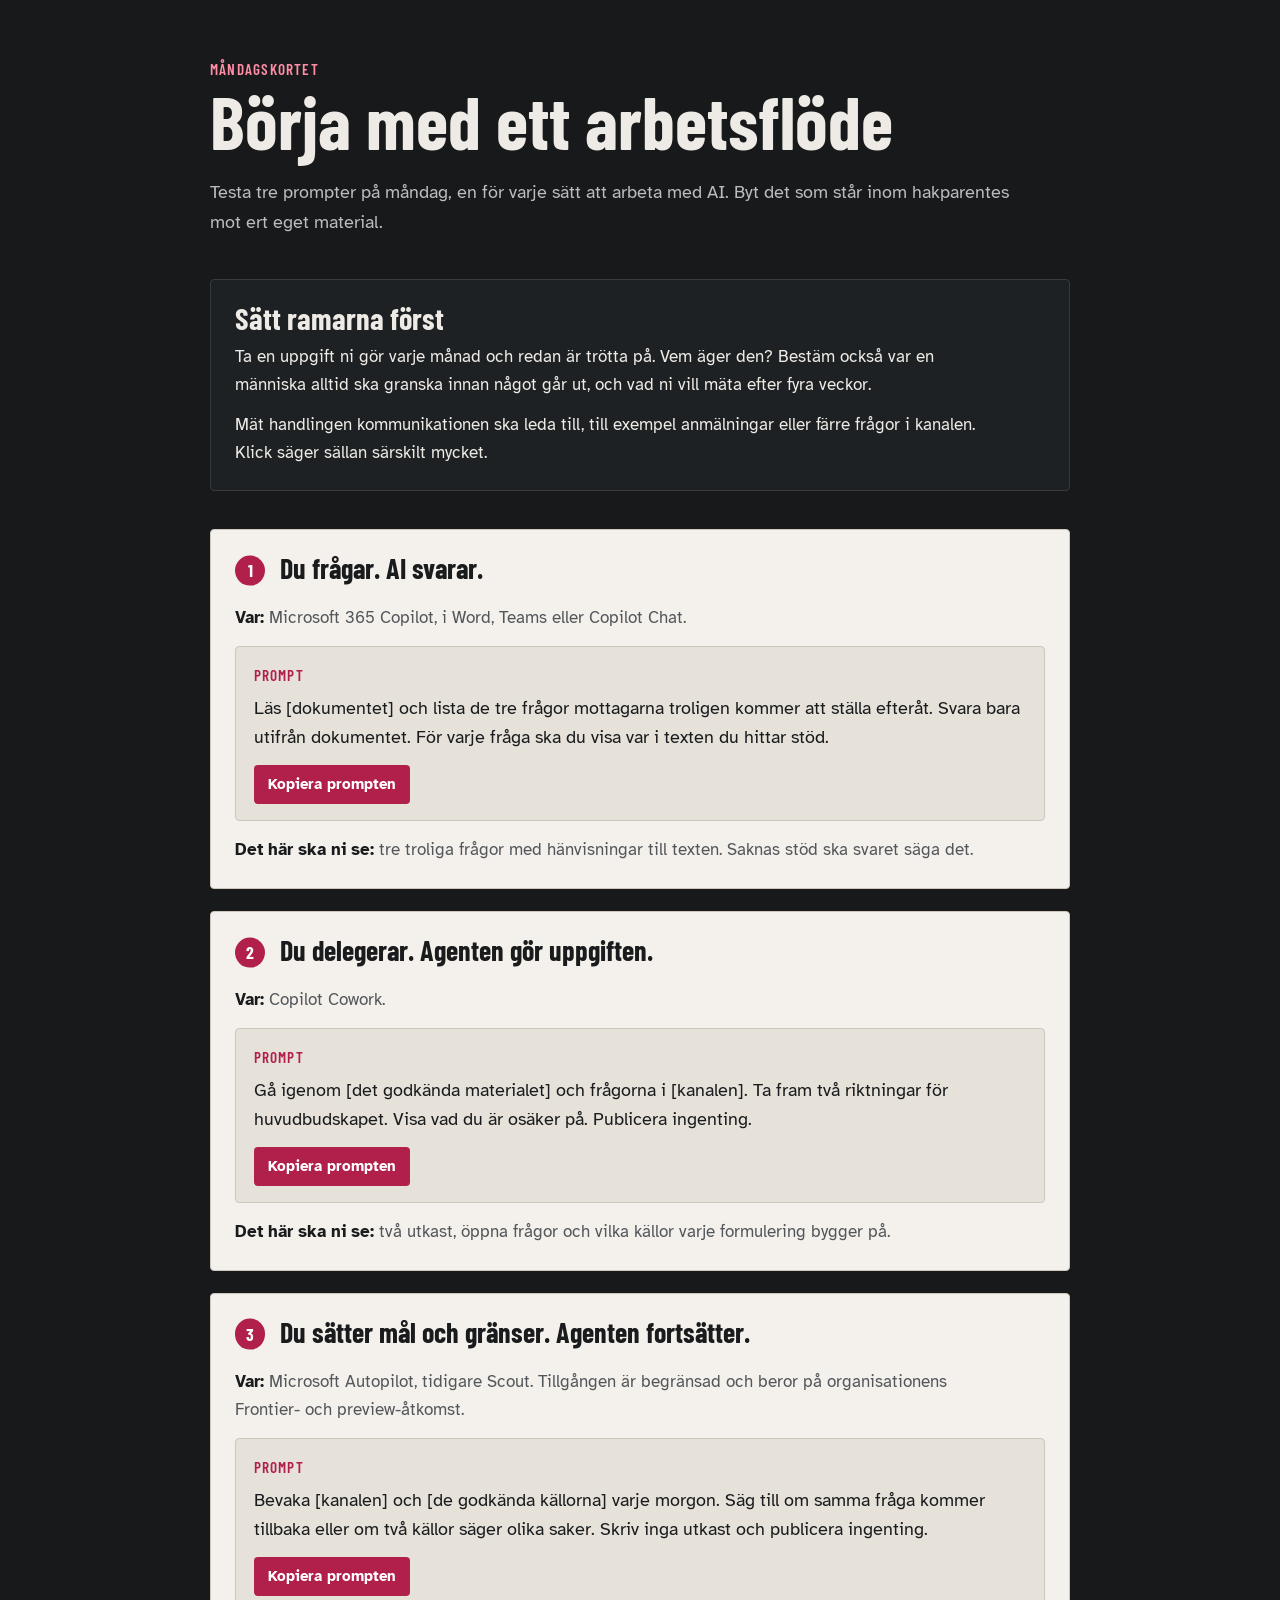
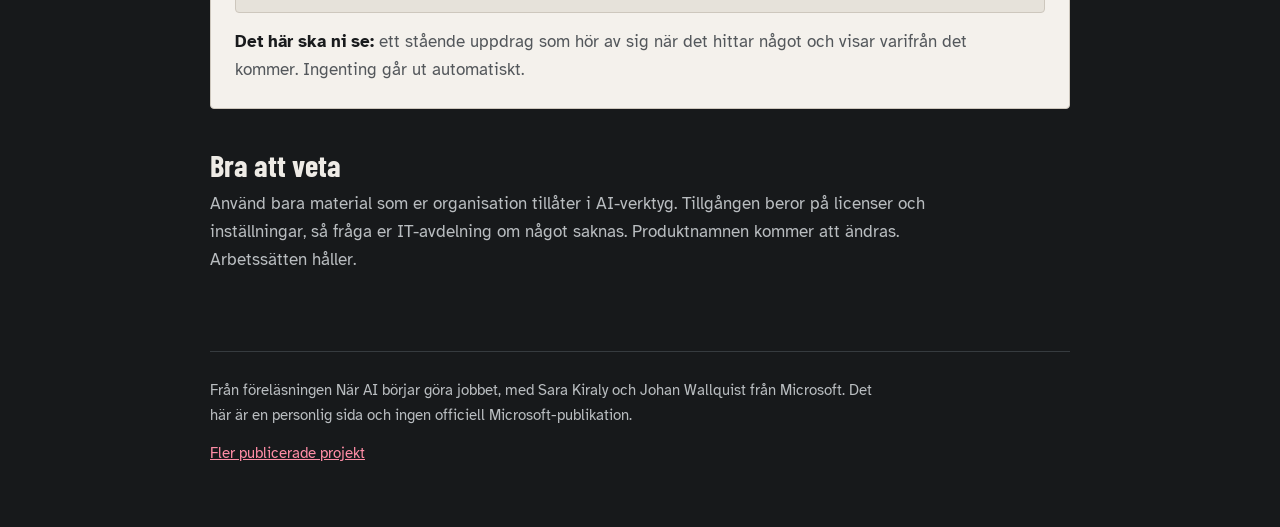
<file: arbetsflode/index.html>
<!doctype html>
<html lang="sv">
<head>
  <meta charset="utf-8">
  <meta name="viewport" content="width=device-width, initial-scale=1">
  <meta name="description" content="Tre prompter att testa på måndag, en för varje sätt att arbeta med AI. Skrivna för kommunikatörer.">
  <meta property="og:title" content="Börja med ett arbetsflöde">
  <meta property="og:description" content="Tre prompter att testa på måndag, en för varje sätt att arbeta med AI.">
  <meta property="og:type" content="website">
  <meta property="og:url" content="https://jw-sthlm.github.io/arbetsflode/">
  <title>Börja med ett arbetsflöde | Johan Wallquist</title>
  <link rel="icon" href="../assets/johan.png">
  <link rel="preconnect" href="https://fonts.googleapis.com">
  <link rel="preconnect" href="https://fonts.gstatic.com" crossorigin>
  <link rel="stylesheet" href="https://fonts.googleapis.com/css2?family=Atkinson+Hyperlegible:wght@400;700&family=Barlow+Condensed:wght@500;600;700&display=swap">
  <style>
    :root {
      color-scheme: dark;
      --case: #17191b;
      --case-panel: #1e2123;
      --edge: #363b3f;
      --tray: #f4f1ec;
      --tray-sunk: #e6e2da;
      --tray-edge: #cdc7bd;
      --on-case: #eeebe6;
      --on-case-muted: #b9bdc0;
      --on-tray: #191b1d;
      --on-tray-muted: #53575b;
      --rose: #b11f4b;
      --rose-bright: #ff8da6;
      --signal: #f2c230;
      --font-display: "Barlow Condensed", "Arial Narrow", "Segoe UI", sans-serif;
      --font-body: "Atkinson Hyperlegible", "Segoe UI", system-ui, -apple-system, Arial, sans-serif;
      --shell: min(860px, 100% - 2.5rem);
      --radius: 4px;
    }
    * { box-sizing: border-box; }
    body { margin: 0; background: var(--case); color: var(--on-case); font-family: var(--font-body); font-size: 1.0625rem; line-height: 1.65; -webkit-text-size-adjust: 100%; }
    main { width: var(--shell); margin: 0 auto; padding: 3.5rem 0 4rem; }
    h1, h2, h3 { margin: 0; font-family: var(--font-display); font-weight: 700; line-height: 1; letter-spacing: 0; }
    h1 { font-size: clamp(2.8rem, 9vw, 4.6rem); }
    h2 { font-size: 1.9rem; margin-bottom: .6rem; }
    h3 { font-size: 1.75rem; }
    p { margin: 0 0 .8rem; max-width: 68ch; }
    .label { font-family: var(--font-display); font-weight: 600; font-size: .95rem; letter-spacing: .08em; text-transform: uppercase; color: var(--rose-bright); }
    .intro { margin: 1.2rem 0 2.6rem; color: var(--on-case-muted); font-size: 1.15rem; }
    .frame { border: 1px solid var(--edge); border-radius: var(--radius); background: var(--case-panel); padding: 1.4rem 1.5rem; margin-bottom: 2.4rem; }
    .frame p:last-child { margin-bottom: 0; }
    .modes { display: grid; gap: 1.4rem; }
    .mode { background: var(--tray); color: var(--on-tray); border: 1px solid var(--tray-edge); border-radius: var(--radius); padding: 1.5rem; }
    .mode header { display: flex; align-items: baseline; gap: .9rem; margin-bottom: 1rem; }
    .mode .n { font-family: var(--font-display); font-weight: 700; font-size: 1.1rem; color: #fff; background: var(--rose); border-radius: 999px; width: 1.9rem; height: 1.9rem; display: inline-grid; place-items: center; flex: none; transform: translateY(-.15rem); }
    .where { color: var(--on-tray-muted); }
    .where b { color: var(--on-tray); }
    .prompt { background: var(--tray-sunk); border: 1px solid var(--tray-edge); border-radius: var(--radius); padding: 1rem 1.1rem; margin: .9rem 0; }
    .prompt .label { color: var(--rose); display: block; margin-bottom: .35rem; }
    .prompt p { margin: 0; font-size: 1.1rem; }
    .copy { margin-top: .8rem; font: inherit; font-size: .95rem; font-weight: 700; color: #fff; background: var(--rose); border: 0; border-radius: var(--radius); padding: .45rem .9rem; cursor: pointer; }
    .copy:hover { background: #8d1a3c; }
    .copy:focus-visible { outline: 3px solid var(--signal); outline-offset: 2px; }
    .see { margin: 0; color: var(--on-tray-muted); }
    .see b { color: var(--on-tray); }
    .note { margin-top: 2.6rem; }
    .note p { color: var(--on-case-muted); }
    footer { width: var(--shell); margin: 0 auto; padding: 1.6rem 0 3rem; border-top: 1px solid var(--edge); color: var(--on-case-muted); font-size: .95rem; }
    footer a { color: var(--rose-bright); }
    @media (max-width: 560px) { main { padding-top: 2.4rem; } .mode, .frame { padding: 1.15rem; } }
  </style>
</head>
<body>
  <main>
    <span class="label">Måndagskortet</span>
    <h1>Börja med ett arbetsflöde</h1>
    <p class="intro">Testa tre prompter på måndag, en för varje sätt att arbeta med AI. Byt det som står inom hakparentes mot ert eget material.</p>

    <section class="frame" aria-labelledby="ramar">
      <h2 id="ramar">Sätt ramarna först</h2>
      <p>Ta en uppgift ni gör varje månad och redan är trötta på. Vem äger den? Bestäm också var en människa alltid ska granska innan något går ut, och vad ni vill mäta efter fyra veckor.</p>
      <p>Mät handlingen kommunikationen ska leda till, till exempel anmälningar eller färre frågor i kanalen. Klick säger sällan särskilt mycket.</p>
    </section>

    <div class="modes">
      <article class="mode">
        <header><span class="n">1</span><h3>Du frågar. AI svarar.</h3></header>
        <p class="where"><b>Var:</b> Microsoft 365 Copilot, i Word, Teams eller Copilot Chat.</p>
        <div class="prompt">
          <span class="label">Prompt</span>
          <p>Läs [dokumentet] och lista de tre frågor mottagarna troligen kommer att ställa efteråt. Svara bara utifrån dokumentet. För varje fråga ska du visa var i texten du hittar stöd.</p>
          <button class="copy" type="button">Kopiera prompten</button>
        </div>
        <p class="see"><b>Det här ska ni se:</b> tre troliga frågor med hänvisningar till texten. Saknas stöd ska svaret säga det.</p>
      </article>

      <article class="mode">
        <header><span class="n">2</span><h3>Du delegerar. Agenten gör uppgiften.</h3></header>
        <p class="where"><b>Var:</b> Copilot Cowork.</p>
        <div class="prompt">
          <span class="label">Prompt</span>
          <p>Gå igenom [det godkända materialet] och frågorna i [kanalen]. Ta fram två riktningar för huvudbudskapet. Visa vad du är osäker på. Publicera ingenting.</p>
          <button class="copy" type="button">Kopiera prompten</button>
        </div>
        <p class="see"><b>Det här ska ni se:</b> två utkast, öppna frågor och vilka källor varje formulering bygger på.</p>
      </article>

      <article class="mode">
        <header><span class="n">3</span><h3>Du sätter mål och gränser. Agenten fortsätter.</h3></header>
        <p class="where"><b>Var:</b> Microsoft Autopilot, tidigare Scout. Tillgången är begränsad och beror på organisationens Frontier- och preview-åtkomst.</p>
        <div class="prompt">
          <span class="label">Prompt</span>
          <p>Bevaka [kanalen] och [de godkända källorna] varje morgon. Säg till om samma fråga kommer tillbaka eller om två källor säger olika saker. Skriv inga utkast och publicera ingenting.</p>
          <button class="copy" type="button">Kopiera prompten</button>
        </div>
        <p class="see"><b>Det här ska ni se:</b> ett stående uppdrag som hör av sig när det hittar något och visar varifrån det kommer. Ingenting går ut automatiskt.</p>
      </article>
    </div>

    <section class="note" aria-labelledby="bra">
      <h2 id="bra">Bra att veta</h2>
      <p>Använd bara material som er organisation tillåter i AI-verktyg. Tillgången beror på licenser och inställningar, så fråga er IT-avdelning om något saknas. Produktnamnen kommer att ändras. Arbetssätten håller.</p>
    </section>
  </main>
  <footer>
    <p>Från föreläsningen När AI börjar göra jobbet, med Sara Kiraly och Johan Wallquist från Microsoft. Det här är en personlig sida och ingen officiell Microsoft-publikation.</p>
    <p><a href="../">Fler publicerade projekt</a></p>
  </footer>
  <script>
    document.querySelectorAll('.copy').forEach(function (btn) {
      btn.addEventListener('click', function () {
        var p = btn.parentElement.querySelector('p');
        var done = function () { btn.textContent = 'Kopierad'; setTimeout(function () { btn.textContent = 'Kopiera prompten'; }, 1800); };
        if (navigator.clipboard && window.isSecureContext) {
          navigator.clipboard.writeText(p.textContent.trim()).then(done, function () { btn.textContent = 'Markera och kopiera'; });
        } else {
          var r = document.createRange(); r.selectNodeContents(p);
          var s = window.getSelection(); s.removeAllRanges(); s.addRange(r); btn.textContent = 'Markerad, kopiera nu';
        }
      });
    });
  </script>
</body>
</html>
</file>
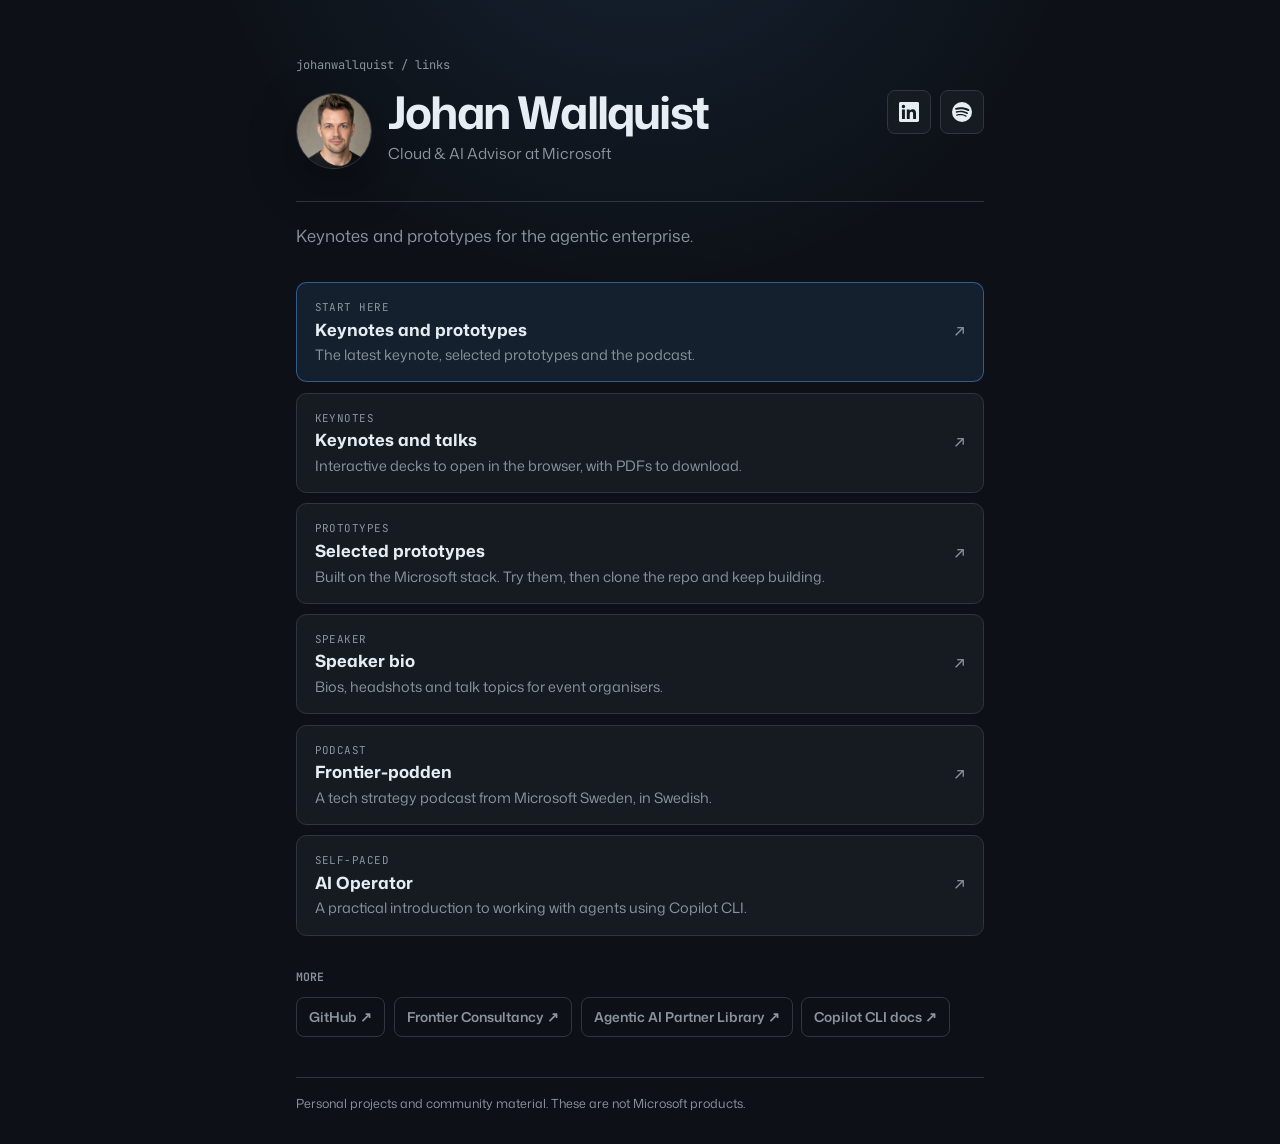
<file: links/index.html>
<!doctype html>
<html lang="en">
<head>
  <meta charset="utf-8">
  <meta name="viewport" content="width=device-width, initial-scale=1">
  <meta name="description" content="Johan Wallquist's keynotes, prototypes, podcast and public profiles.">
  <meta property="og:title" content="Johan Wallquist | Links">
  <meta property="og:description" content="Keynotes, prototypes, podcast and public profiles.">
  <meta property="og:type" content="website">
  <meta property="og:url" content="https://jw-sthlm.github.io/links/">
  <meta property="og:image" content="https://jw-sthlm.github.io/assets/johan.png">
  <title>Johan Wallquist | Links</title>
  <link rel="canonical" href="https://jw-sthlm.github.io/links/">
  <link rel="icon" href="../assets/johan.png">
  <link rel="preconnect" href="https://fonts.googleapis.com">
  <link rel="preconnect" href="https://fonts.gstatic.com" crossorigin>
  <link href="https://fonts.googleapis.com/css2?family=JetBrains+Mono:wght@500;600&amp;family=Mona+Sans:wght@400;600;700;800&amp;display=swap" rel="stylesheet">
  <style>
    :root {
      color-scheme: dark;
      --bg: #0d1117;
      --panel: #161b22;
      --panel-hover: #1c2128;
      --border: #30363d;
      --border-strong: #484f58;
      --text: #e6edf3;
      --muted: #8b949e;
      --accent: #58a6ff;
      --accent-soft: rgba(88, 166, 255, 0.1);
      --spotify: #1ed760;
      --shadow: 0 16px 48px rgba(1, 4, 9, 0.38);
    }

    * {
      box-sizing: border-box;
      min-width: 0;
    }

    html {
      min-width: 20rem;
      background: var(--bg);
    }

    body {
      min-height: 100vh;
      margin: 0;
      background:
        radial-gradient(circle at 50% -10rem, rgba(88, 166, 255, 0.12), transparent 28rem),
        var(--bg);
      color: var(--text);
      font-family: "Mona Sans", "Segoe UI", sans-serif;
      line-height: 1.5;
      -webkit-font-smoothing: antialiased;
    }

    a {
      color: inherit;
    }

    a:focus-visible {
      outline: 2px solid var(--accent);
      outline-offset: 3px;
    }

    .page {
      width: min(calc(100% - 2rem), 43rem);
      margin-inline: auto;
      padding: 3.5rem 0 2rem;
    }

    .repo-label {
      margin: 0 0 1rem;
      color: var(--muted);
      font-family: "JetBrains Mono", monospace;
      font-size: 0.75rem;
    }

    .profile {
      display: grid;
      grid-template-columns: 4.75rem 1fr auto;
      gap: 0.5rem 1rem;
      align-items: center;
      padding-bottom: 1.75rem;
      border-bottom: 1px solid var(--border);
    }

    .portrait {
      grid-row: 1 / span 2;
      width: 4.75rem;
      aspect-ratio: 1;
      object-fit: cover;
      object-position: center 18%;
      border: 1px solid var(--border);
      border-radius: 50%;
      background: var(--panel);
      box-shadow: var(--shadow);
    }

    h1 {
      margin: 0;
      font-size: clamp(2rem, 7vw, 2.8rem);
      line-height: 1;
      letter-spacing: -0.04em;
      text-wrap: balance;
    }

    .role {
      margin: 0.45rem 0 0;
      color: var(--muted);
      font-size: 0.95rem;
    }

    .socials {
      display: flex;
      gap: 0.55rem;
      align-self: start;
    }

    .social {
      display: grid;
      width: 2.75rem;
      height: 2.75rem;
      place-items: center;
      border: 1px solid var(--border);
      border-radius: 0.5rem;
      background: var(--panel);
      color: var(--text);
      text-decoration: none;
      transition: background 140ms ease, border-color 140ms ease, color 140ms ease, transform 140ms ease;
    }

    .social:hover {
      border-color: var(--border-strong);
      background: var(--panel-hover);
      color: var(--accent);
      transform: translateY(-1px);
    }

    .social.spotify:hover {
      color: var(--spotify);
    }

    .social svg {
      width: 1.25rem;
      height: 1.25rem;
      fill: currentColor;
    }

    .intro {
      margin: 1.35rem 0 0;
      color: var(--muted);
      font-size: 1.05rem;
      line-height: 1.6;
      text-wrap: pretty;
    }

    .links {
      display: grid;
      gap: 0.65rem;
      margin-top: 2rem;
    }

    .link-card {
      display: grid;
      grid-template-columns: 1fr auto;
      gap: 0.35rem 1rem;
      align-items: center;
      min-height: 4.75rem;
      padding: 1rem 1.1rem;
      border: 1px solid var(--border);
      border-radius: 0.65rem;
      background: var(--panel);
      text-decoration: none;
      transition: background 140ms ease, border-color 140ms ease, transform 140ms ease;
    }

    .link-card:hover {
      border-color: var(--border-strong);
      background: var(--panel-hover);
      transform: translateY(-1px);
    }

    .link-card.featured {
      border-color: rgba(88, 166, 255, 0.45);
      background: var(--accent-soft);
    }

    .link-kind {
      display: block;
      margin-bottom: 0.25rem;
      color: var(--muted);
      font-family: "JetBrains Mono", monospace;
      font-size: 0.68rem;
      letter-spacing: 0.04em;
    }

    .link-title {
      display: block;
      font-size: 1.05rem;
      font-weight: 700;
      line-height: 1.2;
    }

    .link-description {
      display: block;
      margin-top: 0.35rem;
      color: var(--muted);
      font-size: 0.9rem;
      line-height: 1.4;
      overflow-wrap: anywhere;
    }

    .arrow {
      grid-column: 2;
      grid-row: 1;
      color: var(--muted);
      font-family: "JetBrains Mono", monospace;
      font-size: 1rem;
      transition: color 140ms ease, transform 140ms ease;
    }

    .link-card:hover .arrow {
      color: var(--accent);
      transform: translate(2px, -2px);
    }

    .more {
      margin-top: 2rem;
    }

    h2 {
      margin: 0 0 0.75rem;
      color: var(--muted);
      font-family: "JetBrains Mono", monospace;
      font-size: 0.72rem;
      font-weight: 600;
    }

    .secondary-links {
      display: flex;
      flex-wrap: wrap;
      gap: 0.55rem;
    }

    .secondary-link {
      padding: 0.55rem 0.75rem;
      border: 1px solid var(--border);
      border-radius: 0.5rem;
      color: var(--muted);
      font-size: 0.85rem;
      font-weight: 600;
      text-decoration: none;
    }

    .secondary-link:hover {
      border-color: var(--border-strong);
      color: var(--text);
    }

    footer {
      margin-top: 2.5rem;
      padding-top: 1rem;
      border-top: 1px solid var(--border);
      color: var(--muted);
      font-size: 0.78rem;
    }

    @media (max-width: 35rem) {
      .page {
        width: min(calc(100% - 1.25rem), 43rem);
        padding-top: 1.75rem;
      }

      .profile {
        grid-template-columns: 4.25rem 1fr;
      }

      .portrait {
        width: 4.25rem;
      }

      .socials {
        grid-column: 1 / -1;
        margin-top: 0.65rem;
      }

      .intro {
        font-size: 1rem;
      }
    }

    @media (prefers-reduced-motion: reduce) {
      *,
      *::before,
      *::after {
        scroll-behavior: auto !important;
        transition-duration: 0.01ms !important;
      }
    }
  </style>
</head>
<body>
  <main class="page">
    <p class="repo-label">johanwallquist / links</p>

    <header>
      <div class="profile">
        <img class="portrait" src="../assets/people/johan-studio-web.jpg" alt="Johan Wallquist">
        <div>
          <h1>Johan Wallquist</h1>
          <p class="role">Cloud &amp; AI Advisor at Microsoft</p>
        </div>
        <nav class="socials" aria-label="Social profiles">
          <a class="social" href="https://www.linkedin.com/in/johanwallquist/" target="_blank" rel="noopener" aria-label="LinkedIn" title="LinkedIn">
            <svg viewBox="0 0 24 24" aria-hidden="true"><path d="M20.45 20.45h-3.55v-5.57c0-1.33-.03-3.04-1.86-3.04-1.86 0-2.14 1.45-2.14 2.95v5.66H9.36V9h3.4v1.56h.05c.47-.9 1.63-1.85 3.36-1.85 3.6 0 4.27 2.37 4.27 5.45v6.29zM5.34 7.43a2.06 2.06 0 11-.01-4.12 2.06 2.06 0 010 4.12zM7.12 20.45H3.56V9h3.56v11.45zM22.22 0H1.77C.79 0 0 .78 0 1.74v20.52C0 23.22.79 24 1.77 24h20.45c.98 0 1.78-.78 1.78-1.74V1.74C24 .78 23.2 0 22.22 0z"/></svg>
          </a>
          <a class="social spotify" href="https://open.spotify.com/show/0rdBC4RElD9vSww85FF25r" target="_blank" rel="noopener" aria-label="Frontier-podden on Spotify" title="Frontier-podden on Spotify">
            <svg viewBox="0 0 24 24" aria-hidden="true"><path d="M12 0a12 12 0 100 24 12 12 0 000-24zm5.5 17.32a.75.75 0 01-1.03.25c-2.82-1.72-6.37-2.11-10.55-1.16a.75.75 0 11-.33-1.46c4.57-1.04 8.5-.59 11.66 1.34.36.22.47.68.25 1.03zm1.47-3.27a.94.94 0 01-1.29.31c-3.23-1.98-8.15-2.55-11.97-1.4a.94.94 0 11-.54-1.8c4.37-1.32 9.8-.68 13.49 1.58.44.27.58.85.31 1.31zm.13-3.4C15.23 8.35 8.84 8.14 5.14 9.26a1.13 1.13 0 01-.66-2.16c4.25-1.29 11.32-1.04 15.77 1.6a1.13 1.13 0 01-1.15 1.95z"/></svg>
          </a>
        </nav>
      </div>
      <p class="intro">Keynotes and prototypes for the agentic enterprise.</p>
    </header>

    <nav class="links" aria-label="Main links">
      <a class="link-card featured" href="https://jw-sthlm.github.io/">
        <span>
          <span class="link-kind">START HERE</span>
          <span class="link-title">Keynotes and prototypes</span>
          <span class="link-description">The latest keynote, selected prototypes and the podcast.</span>
        </span>
        <span class="arrow" aria-hidden="true">&nearr;</span>
      </a>

      <a class="link-card" href="https://jw-sthlm.github.io/talks/">
        <span>
          <span class="link-kind">KEYNOTES</span>
          <span class="link-title">Keynotes and talks</span>
          <span class="link-description">Interactive decks to open in the browser, with PDFs to download.</span>
        </span>
        <span class="arrow" aria-hidden="true">&nearr;</span>
      </a>

      <a class="link-card" href="https://jw-sthlm.github.io/prototypes/">
        <span>
          <span class="link-kind">PROTOTYPES</span>
          <span class="link-title">Selected prototypes</span>
          <span class="link-description">Built on the Microsoft stack. Try them, then clone the repo and keep building.</span>
        </span>
        <span class="arrow" aria-hidden="true">&nearr;</span>
      </a>

      <a class="link-card" href="https://jw-sthlm.github.io/speaker/">
        <span>
          <span class="link-kind">SPEAKER</span>
          <span class="link-title">Speaker bio</span>
          <span class="link-description">Bios, headshots and talk topics for event organisers.</span>
        </span>
        <span class="arrow" aria-hidden="true">&nearr;</span>
      </a>

      <a class="link-card" href="https://shows.acast.com/microsoft-partner-podden">
        <span>
          <span class="link-kind">PODCAST</span>
          <span class="link-title">Frontier-podden</span>
          <span class="link-description">A tech strategy podcast from Microsoft Sweden, in Swedish.</span>
        </span>
        <span class="arrow" aria-hidden="true">&nearr;</span>
      </a>

      <a class="link-card" href="https://jw-sthlm.github.io/ai-operator-intro/">
        <span>
          <span class="link-kind">SELF-PACED</span>
          <span class="link-title">AI Operator</span>
          <span class="link-description">A practical introduction to working with agents using Copilot CLI.</span>
        </span>
        <span class="arrow" aria-hidden="true">&nearr;</span>
      </a>
    </nav>

    <section class="more" aria-labelledby="more-title">
      <h2 id="more-title">MORE</h2>
      <div class="secondary-links">
        <a class="secondary-link" href="https://github.com/JW-Sthlm" target="_blank" rel="noopener">GitHub &nearr;</a>
        <a class="secondary-link" href="https://jw-sthlm.github.io/frontier-consultancy-kit/">Frontier Consultancy &nearr;</a>
        <a class="secondary-link" href="https://happy-hill-009457603.7.azurestaticapps.net/">Agentic AI Partner Library &nearr;</a>
        <a class="secondary-link" href="https://docs.github.com/en/copilot/how-tos/copilot-cli" target="_blank" rel="noopener">Copilot CLI docs &nearr;</a>
      </div>
    </section>

    <footer>
      Personal projects and community material. These are not Microsoft products.
    </footer>
  </main>
</body>
</html>
</file>
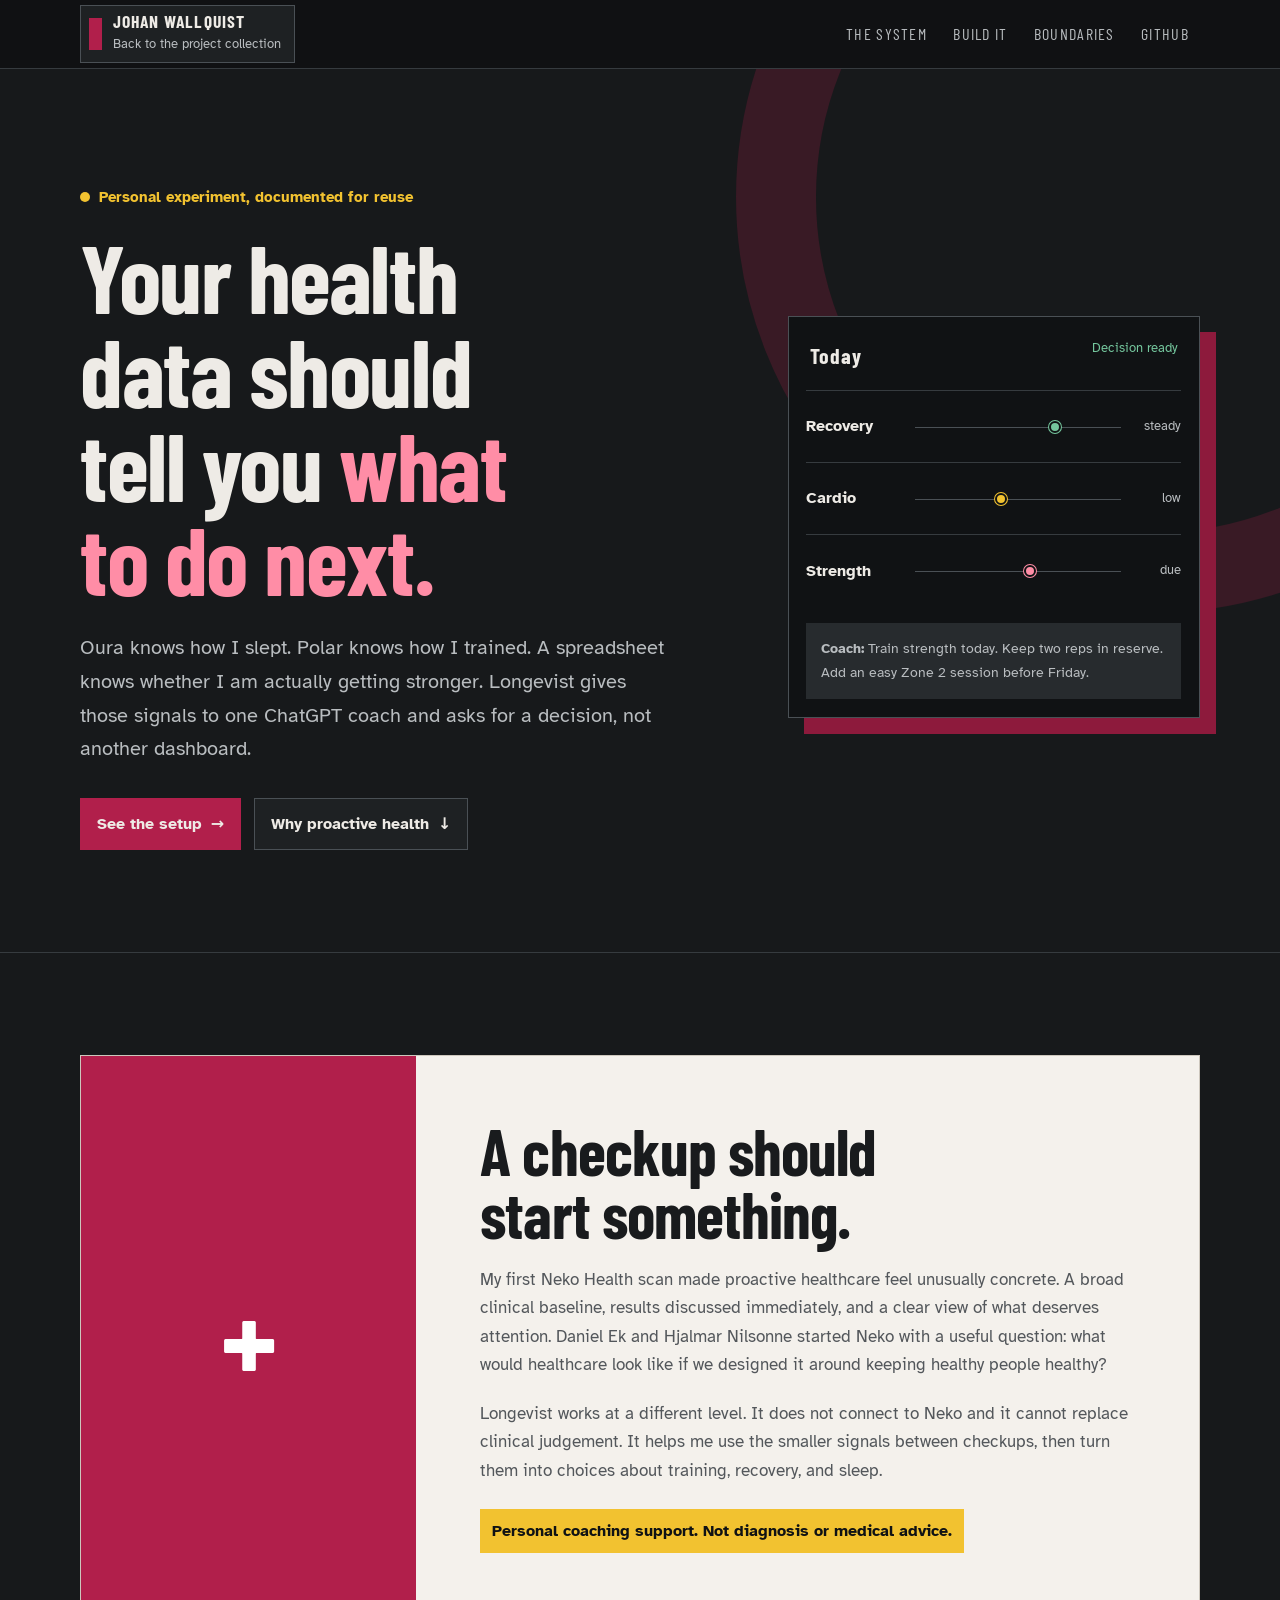
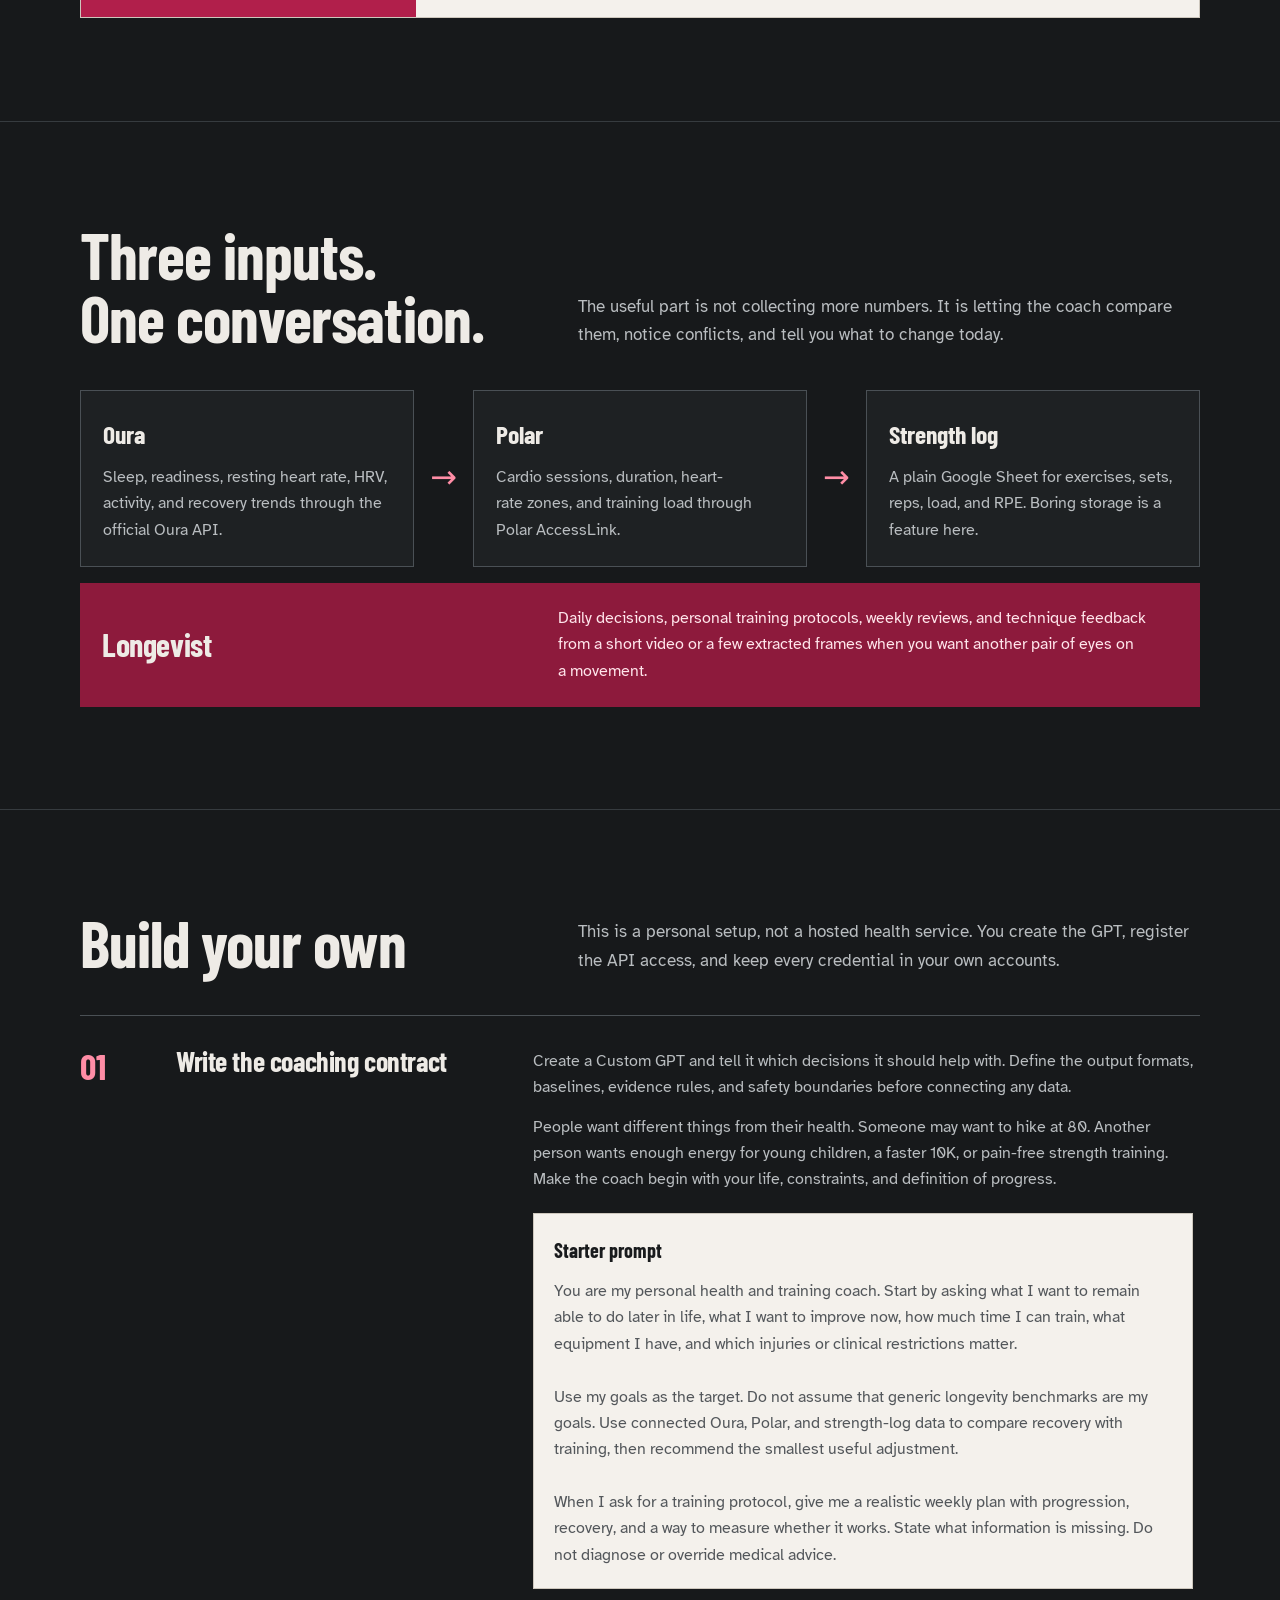
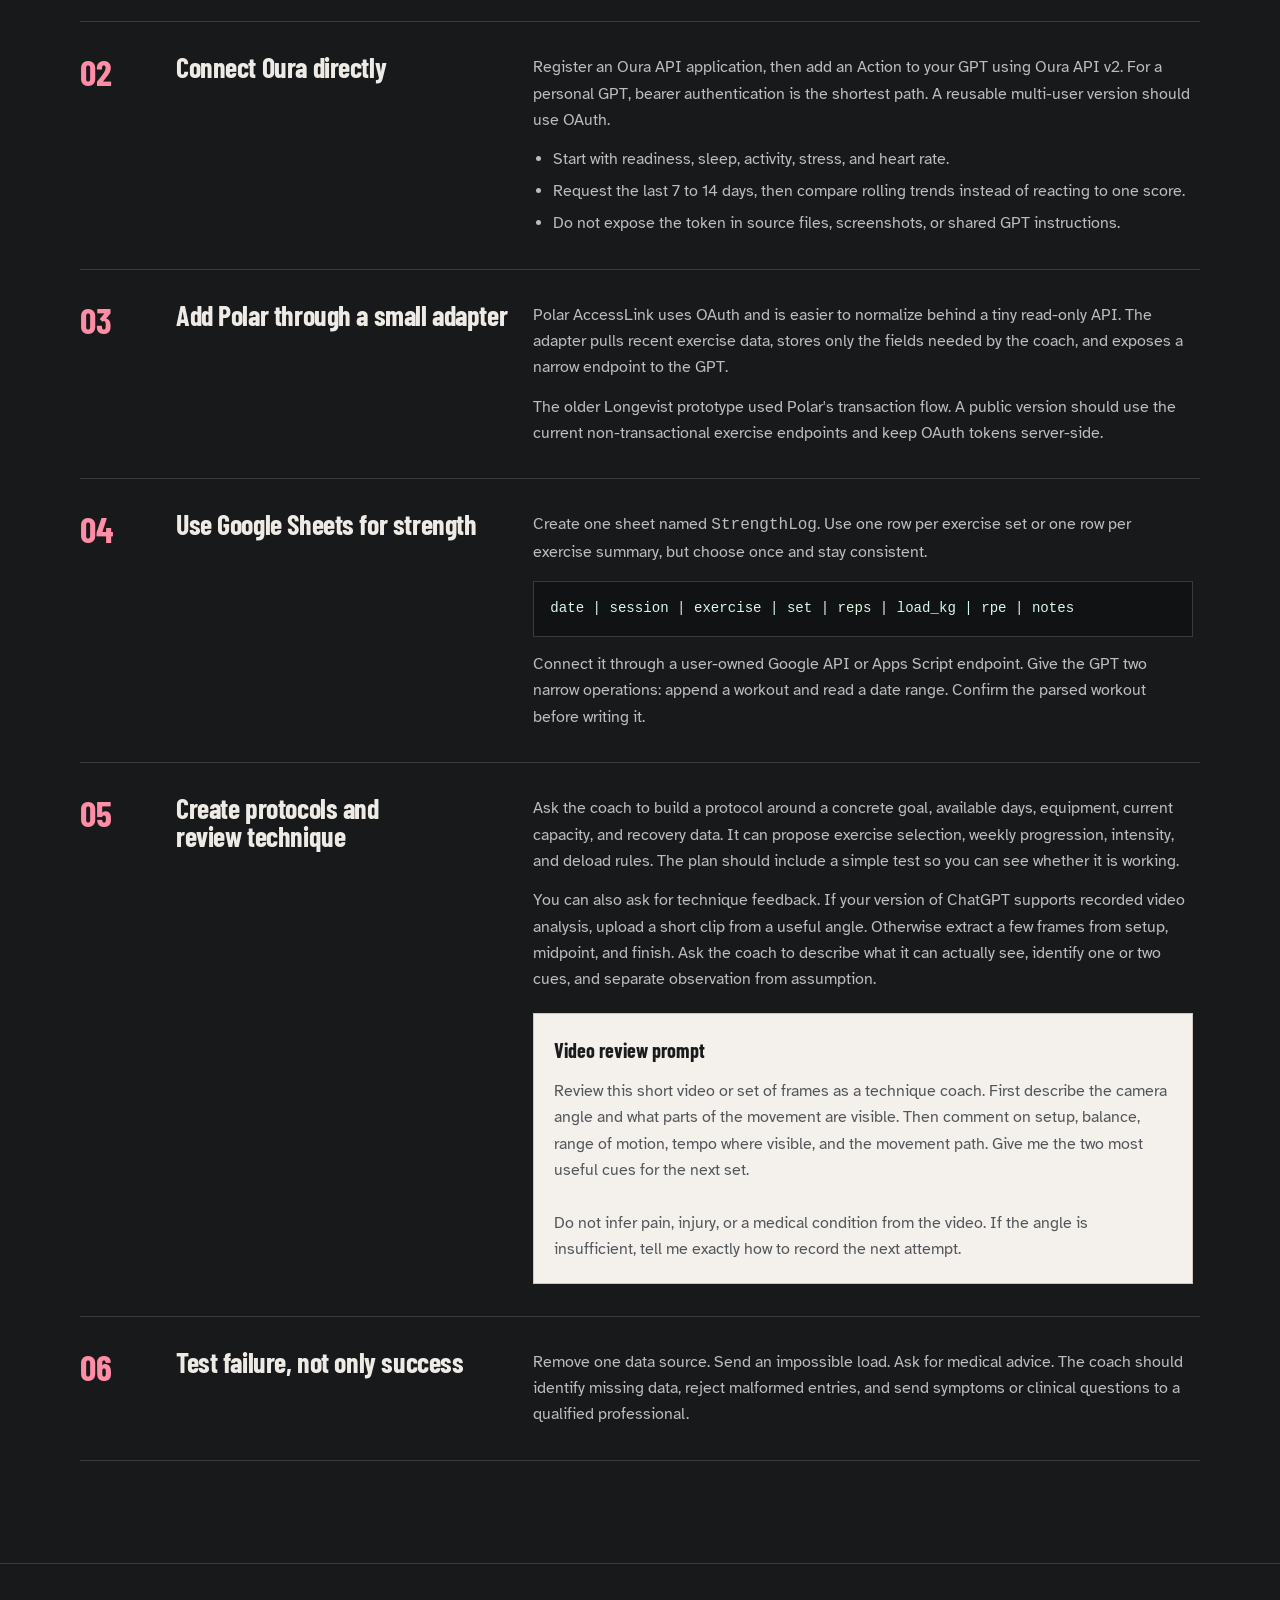
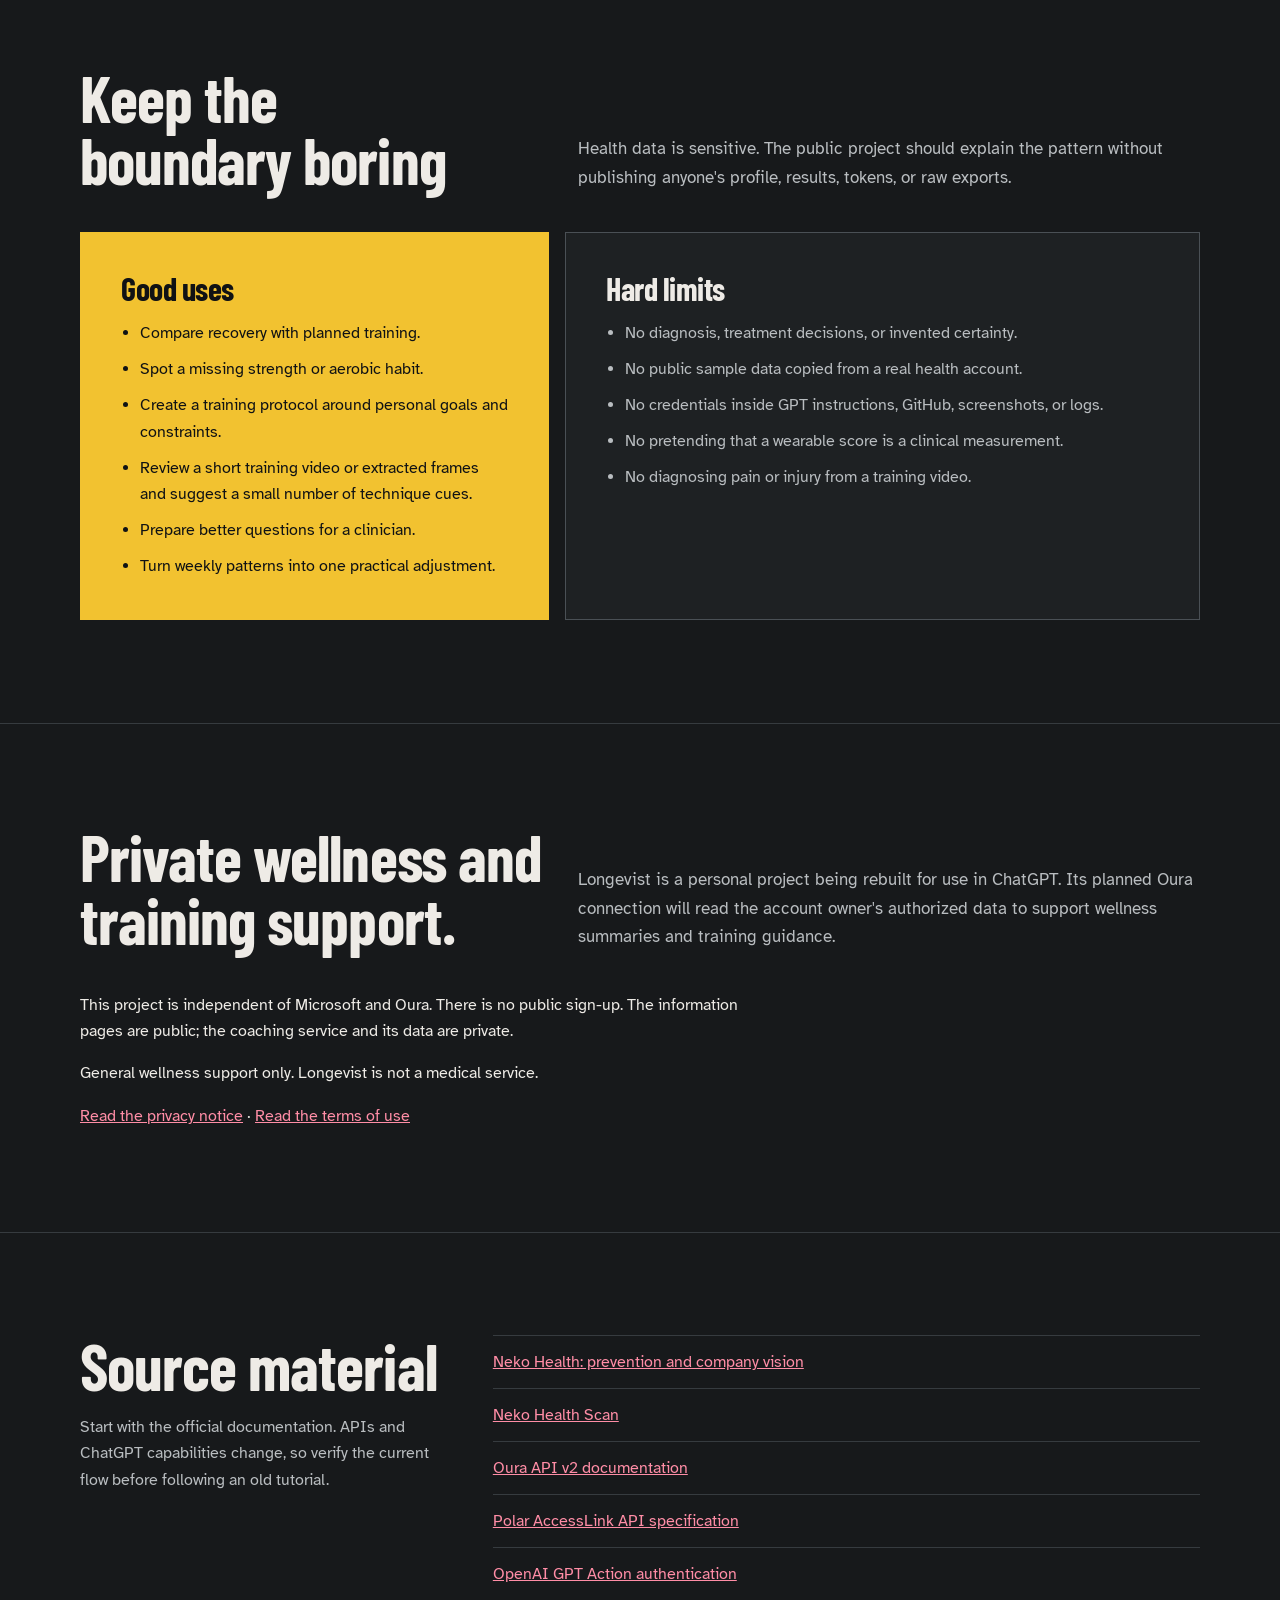
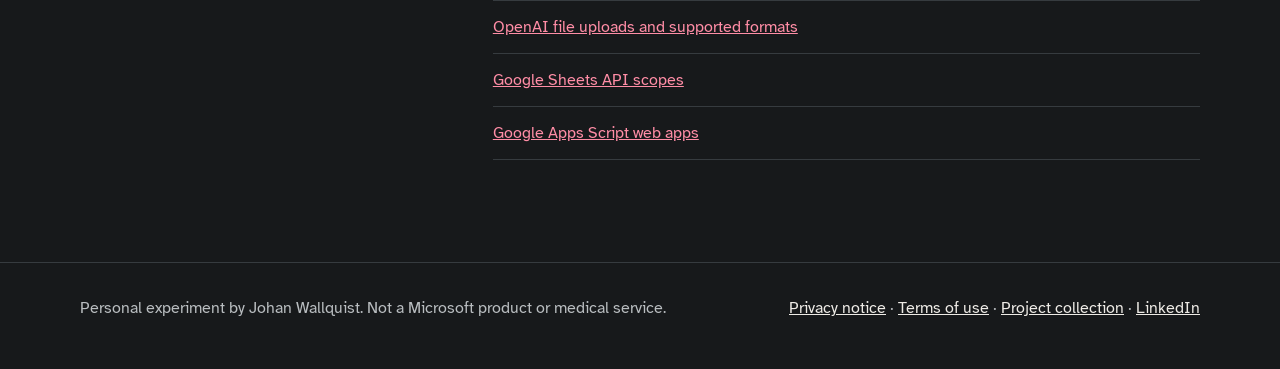
<file: longevist/index.html>
<!doctype html>
<html lang="en">
<head>
  <meta charset="utf-8">
  <meta name="viewport" content="width=device-width, initial-scale=1">
  <meta name="description" content="Longevist is a personal health coach that connects ChatGPT to Oura, Polar, and a simple strength-training log.">
  <meta property="og:title" content="Longevist | Turn health data into decisions">
  <meta property="og:description" content="A practical setup for connecting sleep, recovery, cardio, and strength data to a personal ChatGPT coach.">
  <meta property="og:type" content="website">
  <meta property="og:url" content="https://jw-sthlm.github.io/longevist/">
  <meta property="og:image" content="https://jw-sthlm.github.io/assets/johan.png">
  <title>Longevist | Johan Wallquist</title>
  <link rel="icon" href="../assets/johan.png">
  <link rel="preconnect" href="https://fonts.googleapis.com">
  <link rel="preconnect" href="https://fonts.gstatic.com" crossorigin>
  <link rel="stylesheet" href="https://fonts.googleapis.com/css2?family=Atkinson+Hyperlegible:wght@400;700&family=Barlow+Condensed:wght@500;600;700&display=swap">
  <style>
    :root {
      color-scheme: dark;
      --case-deep: #101214;
      --case: #17191b;
      --case-panel: #1e2123;
      --case-raised: #272b2e;
      --edge: #363b3f;
      --edge-bright: #4a5055;
      --tray: #f4f1ec;
      --tray-sunk: #e6e2da;
      --tray-edge: #cdc7bd;
      --on-case: #eeebe6;
      --on-case-muted: #b9bdc0;
      --on-tray: #191b1d;
      --on-tray-muted: #53575b;
      --rose: #b11f4b;
      --rose-deep: #8d1a3c;
      --rose-bright: #ff8da6;
      --signal: #f2c230;
      --green: #74c69d;
      --font-display: "Barlow Condensed", "Oswald", "Arial Narrow", "Segoe UI", sans-serif;
      --font-body: "Atkinson Hyperlegible", "Segoe UI", system-ui, -apple-system, Arial, sans-serif;
      --shell: min(1120px, 100% - 2.5rem);
      --radius: 4px;
      --ease: cubic-bezier(0.22, 1, 0.36, 1);
    }

    * { box-sizing: border-box; min-width: 0; }
    html { scroll-behavior: smooth; scroll-padding-top: 5.5rem; }
    body {
      margin: 0;
      background: var(--case);
      color: var(--on-case);
      font-family: var(--font-body);
      font-size: 1rem;
      line-height: 1.65;
      -webkit-text-size-adjust: 100%;
    }
    h1, h2, h3 {
      margin: 0;
      font-family: var(--font-display);
      font-weight: 700;
      line-height: 0.98;
      letter-spacing: -0.015em;
      text-wrap: balance;
    }
    p { margin: 0; text-wrap: pretty; }
    .private-notice { max-width: 70ch; }
    .private-notice p + p { margin-top: 1rem; }
    a { color: var(--rose-bright); }
    a:hover { color: #ffb3c3; }
    code, pre { font-family: Consolas, "SFMono-Regular", monospace; }
    :focus-visible { outline: 3px solid var(--signal); outline-offset: 3px; }
    .shell { width: var(--shell); margin-inline: auto; }
    .skip-link {
      position: fixed;
      top: .6rem;
      left: .6rem;
      z-index: 50;
      padding: .8rem 1rem;
      background: var(--signal);
      color: var(--case-deep);
      font-weight: 700;
      transform: translateY(-180%);
    }
    .skip-link:focus { transform: translateY(0); }

    .site-header {
      position: sticky;
      top: 0;
      z-index: 40;
      background: color-mix(in srgb, var(--case-deep) 94%, transparent);
      border-bottom: 1px solid var(--edge);
      backdrop-filter: blur(12px);
    }
    .nav {
      min-height: 4.25rem;
      display: flex;
      align-items: center;
      justify-content: space-between;
      gap: 1rem;
    }
    .plate {
      display: flex;
      align-items: center;
      gap: .7rem;
      padding: .45rem .8rem .45rem .5rem;
      border: 1px solid var(--edge-bright);
      background: var(--case-panel);
      color: var(--on-case);
      text-decoration: none;
    }
    .plate::before { content: ""; width: .8rem; height: 2rem; background: var(--rose); }
    .plate b {
      display: block;
      font-family: var(--font-display);
      font-size: 1.1rem;
      letter-spacing: .06em;
      text-transform: uppercase;
      line-height: 1;
    }
    .plate small { display: block; margin-top: .18rem; color: var(--on-case-muted); }
    .nav-links { display: flex; align-items: center; gap: .25rem; }
    .nav-links a {
      min-height: 44px;
      display: inline-flex;
      align-items: center;
      padding: 0 .7rem;
      color: var(--on-case-muted);
      text-decoration: none;
      font-family: var(--font-display);
      letter-spacing: .08em;
      text-transform: uppercase;
    }
    .nav-links a:hover { color: var(--on-case); }

    .hero {
      position: relative;
      overflow: hidden;
      padding: clamp(4.5rem, 9vw, 8rem) 0 clamp(4rem, 8vw, 7rem);
      border-bottom: 1px solid var(--edge);
    }
    .hero::after {
      content: "";
      position: absolute;
      width: min(42rem, 72vw);
      aspect-ratio: 1;
      right: -18rem;
      top: -18rem;
      border: 5rem solid color-mix(in srgb, var(--rose) 22%, transparent);
      border-radius: 50%;
      pointer-events: none;
    }
    .hero-grid {
      position: relative;
      z-index: 1;
      display: grid;
      grid-template-columns: minmax(0, 1.2fr) minmax(280px, .8fr);
      gap: clamp(2.5rem, 7vw, 7rem);
      align-items: center;
    }
    .status {
      display: inline-flex;
      align-items: center;
      gap: .55rem;
      margin-bottom: 1.25rem;
      color: var(--signal);
      font-size: .92rem;
      font-weight: 700;
    }
    .status::before { content: ""; width: .65rem; height: .65rem; background: currentColor; border-radius: 50%; }
    h1 { max-width: 12ch; font-size: clamp(3.7rem, 8vw, 6rem); }
    h1 em { color: var(--rose-bright); font-style: normal; }
    .hero-copy {
      max-width: 65ch;
      margin-top: 1.6rem;
      color: var(--on-case-muted);
      font-size: clamp(1.08rem, 2vw, 1.28rem);
    }
    .hero-actions { display: flex; flex-wrap: wrap; gap: .8rem; margin-top: 2rem; }
    .btn {
      min-height: 48px;
      display: inline-flex;
      align-items: center;
      justify-content: center;
      gap: .55rem;
      padding: .72rem 1rem;
      border: 1px solid var(--edge-bright);
      color: var(--on-case);
      background: var(--case-panel);
      text-decoration: none;
      font-weight: 700;
      transition: transform 180ms var(--ease), border-color 180ms var(--ease);
    }
    .btn:hover { transform: translateY(-2px); border-color: var(--rose-bright); color: var(--on-case); }
    .btn-primary { background: var(--rose); border-color: var(--rose); }

    .signal-board {
      position: relative;
      padding: 1.1rem;
      background: var(--case-deep);
      border: 1px solid var(--edge-bright);
      box-shadow: 1rem 1rem 0 var(--rose-deep);
    }
    .signal-board header {
      display: flex;
      justify-content: space-between;
      gap: 1rem;
      padding: .25rem .2rem 1rem;
      border-bottom: 1px solid var(--edge);
    }
    .signal-board header b { font-family: var(--font-display); font-size: 1.35rem; letter-spacing: .04em; }
    .signal-board header span { color: var(--green); font-size: .82rem; }
    .trace {
      display: grid;
      grid-template-columns: 6rem 1fr 3rem;
      gap: .8rem;
      align-items: center;
      min-height: 4.5rem;
      border-bottom: 1px solid var(--edge);
    }
    .trace:last-of-type { border-bottom: 0; }
    .trace-name { font-weight: 700; }
    .trace-line { position: relative; height: 1.7rem; }
    .trace-line::before {
      content: "";
      position: absolute;
      inset: 50% 0 auto;
      height: 1px;
      background: var(--edge-bright);
    }
    .trace-line i {
      position: absolute;
      top: 50%;
      left: var(--position);
      width: .75rem;
      height: .75rem;
      border: 2px solid var(--case-deep);
      border-radius: 50%;
      background: var(--color);
      transform: translate(-50%, -50%);
      box-shadow: 0 0 0 1px var(--color);
    }
    .trace-value { text-align: right; color: var(--on-case-muted); font-size: .82rem; }
    .board-note {
      margin-top: 1rem;
      padding: .9rem;
      background: var(--case-raised);
      color: var(--on-case-muted);
      font-size: .9rem;
    }

    .section { padding: clamp(4rem, 8vw, 7rem) 0; border-bottom: 1px solid var(--edge); }
    .section-head {
      display: grid;
      grid-template-columns: minmax(0, .75fr) minmax(280px, 1fr);
      gap: 2rem;
      align-items: end;
      margin-bottom: 2.5rem;
    }
    h2 { font-size: clamp(2.7rem, 5vw, 4.4rem); }
    .section-head p { max-width: 62ch; color: var(--on-case-muted); font-size: 1.08rem; }

    .principle {
      display: grid;
      grid-template-columns: minmax(220px, .6fr) minmax(0, 1.4fr);
      background: var(--tray);
      color: var(--on-tray);
      border: 1px solid var(--tray-edge);
    }
    .principle-mark {
      min-height: 18rem;
      display: grid;
      place-items: center;
      padding: 2rem;
      background: var(--rose);
      color: white;
      font-family: var(--font-display);
      font-size: clamp(4rem, 10vw, 8rem);
      font-weight: 700;
    }
    .principle-copy { padding: clamp(2rem, 5vw, 4rem); }
    .principle-copy h3 { max-width: 14ch; font-size: clamp(2.2rem, 4vw, 3.5rem); }
    .principle-copy p { max-width: 65ch; margin-top: 1.25rem; color: var(--on-tray-muted); font-size: 1.08rem; }
    .disclaimer {
      display: inline-block;
      margin-top: 1.5rem;
      padding: .55rem .75rem;
      background: var(--signal);
      color: var(--case-deep);
      font-weight: 700;
    }

    .inputs {
      display: grid;
      grid-template-columns: 1fr auto 1fr auto 1fr;
      align-items: stretch;
      gap: 1rem;
    }
    .input {
      padding: 1.4rem;
      border: 1px solid var(--edge-bright);
      background: var(--case-panel);
    }
    .input b { display: block; margin-bottom: .55rem; font-family: var(--font-display); font-size: 1.6rem; }
    .input p { color: var(--on-case-muted); }
    .connector { display: grid; place-items: center; color: var(--rose-bright); font-size: 2rem; }
    .coach-output {
      margin-top: 1rem;
      padding: 1.4rem;
      display: flex;
      align-items: center;
      justify-content: space-between;
      gap: 1.5rem;
      background: var(--rose-deep);
    }
    .coach-output h3 { font-size: 2rem; }
    .coach-output p { max-width: 62ch; color: #ffe5eb; }

    .setup {
      counter-reset: setup;
      border-top: 1px solid var(--edge-bright);
    }
    .step {
      counter-increment: setup;
      display: grid;
      grid-template-columns: 4.5rem minmax(180px, .5fr) minmax(0, 1fr);
      gap: 1.5rem;
      padding: 2rem 0;
      border-bottom: 1px solid var(--edge);
    }
    .step::before {
      content: counter(setup, decimal-leading-zero);
      color: var(--rose-bright);
      font-family: var(--font-display);
      font-size: 2.25rem;
      font-weight: 700;
      line-height: 1;
    }
    .step h3 { font-size: 1.75rem; }
    .step-copy { max-width: 66ch; color: var(--on-case-muted); }
    .step-copy p + p { margin-top: .8rem; }
    .step-copy ul { margin: .8rem 0 0; padding-left: 1.2rem; }
    .step-copy li + li { margin-top: .35rem; }
    .code {
      margin-top: 1rem;
      padding: 1rem;
      overflow-x: auto;
      background: var(--case-deep);
      border: 1px solid var(--edge);
      color: #d9f7e5;
      font-size: .88rem;
      line-height: 1.55;
    }
    .prompt-example {
      margin-top: 1.25rem;
      padding: 1.25rem;
      background: var(--tray);
      border: 1px solid var(--tray-edge);
      color: var(--on-tray);
    }
    .prompt-example b {
      display: block;
      margin-bottom: .7rem;
      font-family: var(--font-display);
      font-size: 1.25rem;
    }
    .prompt-example p {
      color: var(--on-tray-muted);
      white-space: pre-line;
    }

    .boundary-grid {
      display: grid;
      grid-template-columns: .85fr 1.15fr;
      gap: 1rem;
    }
    .boundary {
      padding: clamp(1.5rem, 4vw, 2.5rem);
      border: 1px solid var(--edge-bright);
      background: var(--case-panel);
    }
    .boundary:first-child { background: var(--signal); color: var(--case-deep); border-color: var(--signal); }
    .boundary h3 { margin-bottom: 1rem; font-size: 2rem; }
    .boundary ul { margin: 0; padding-left: 1.2rem; }
    .boundary li + li { margin-top: .6rem; }
    .boundary:not(:first-child) li { color: var(--on-case-muted); }

    .sources {
      display: grid;
      grid-template-columns: .7fr 1.3fr;
      gap: 2rem;
    }
    .sources h2 { font-size: clamp(2.4rem, 5vw, 4rem); }
    .sources ul { margin: 0; padding: 0; list-style: none; }
    .sources li { padding: .8rem 0; border-bottom: 1px solid var(--edge); }
    .sources li:first-child { border-top: 1px solid var(--edge); }

    footer { padding: 2rem 0 3rem; }
    .footer-inner { display: flex; justify-content: space-between; gap: 1rem; color: var(--on-case-muted); }
    .footer-inner a { color: var(--on-case); }

    @media (max-width: 820px) {
      .nav-links a:not(:last-child) { display: none; }
      .hero-grid, .section-head, .principle, .sources, .boundary-grid { grid-template-columns: 1fr; }
      .inputs { grid-template-columns: 1fr; }
      .connector { min-height: 2rem; transform: rotate(90deg); }
      .step { grid-template-columns: 3.5rem 1fr; }
      .step-copy { grid-column: 2; }
      .principle-mark { min-height: 9rem; }
    }
    @media (max-width: 540px) {
      :root { --shell: min(100% - 1.25rem, 1120px); }
      .plate small { display: none; }
      h1 { font-size: clamp(3.1rem, 17vw, 4.4rem); }
      .hero-actions, .footer-inner { align-items: stretch; flex-direction: column; }
      .btn { width: 100%; }
      .step { grid-template-columns: 2.75rem 1fr; gap: .8rem; }
      .signal-board { box-shadow: .55rem .55rem 0 var(--rose-deep); }
    }
    @media (prefers-reduced-motion: reduce) {
      *, *::before, *::after { scroll-behavior: auto !important; transition-duration: 1ms !important; }
      .btn:hover { transform: none; }
    }
  </style>
</head>
<body>
  <a class="skip-link" href="#main">Skip to content</a>
  <header class="site-header">
    <nav class="nav shell" aria-label="Main">
      <a class="plate" href="../">
        <span>
          <b>Johan Wallquist</b>
          <small>Back to the project collection</small>
        </span>
      </a>
      <div class="nav-links">
        <a href="#system">The system</a>
        <a href="#setup">Build it</a>
        <a href="#boundaries">Boundaries</a>
        <a href="https://github.com/JW-Sthlm" target="_blank" rel="noopener">GitHub</a>
      </div>
    </nav>
  </header>

  <main id="main">
    <section class="hero">
      <div class="shell hero-grid">
        <div>
          <p class="status">Personal experiment, documented for reuse</p>
          <h1>Your health data should tell you <em>what to do next.</em></h1>
          <p class="hero-copy">
            Oura knows how I slept. Polar knows how I trained. A spreadsheet knows whether I am actually getting stronger. Longevist gives those signals to one ChatGPT coach and asks for a decision, not another dashboard.
          </p>
          <div class="hero-actions">
            <a class="btn btn-primary" href="#setup">See the setup <span aria-hidden="true">&rarr;</span></a>
            <a class="btn" href="#neko">Why proactive health <span aria-hidden="true">&darr;</span></a>
          </div>
        </div>

        <aside class="signal-board" aria-label="Illustration of the three data signals used by Longevist">
          <header><b>Today</b><span>Decision ready</span></header>
          <div class="trace">
            <span class="trace-name">Recovery</span>
            <span class="trace-line"><i style="--position: 68%; --color: var(--green)"></i></span>
            <span class="trace-value">steady</span>
          </div>
          <div class="trace">
            <span class="trace-name">Cardio</span>
            <span class="trace-line"><i style="--position: 42%; --color: var(--signal)"></i></span>
            <span class="trace-value">low</span>
          </div>
          <div class="trace">
            <span class="trace-name">Strength</span>
            <span class="trace-line"><i style="--position: 56%; --color: var(--rose-bright)"></i></span>
            <span class="trace-value">due</span>
          </div>
          <p class="board-note"><strong>Coach:</strong> Train strength today. Keep two reps in reserve. Add an easy Zone 2 session before Friday.</p>
        </aside>
      </div>
    </section>

    <section class="section" id="neko">
      <div class="shell">
        <article class="principle">
          <div class="principle-mark" aria-hidden="true">+</div>
          <div class="principle-copy">
            <h2>A checkup should start something.</h2>
            <p>
              My first Neko Health scan made proactive healthcare feel unusually concrete. A broad clinical baseline, results discussed immediately, and a clear view of what deserves attention. Daniel Ek and Hjalmar Nilsonne started Neko with a useful question: what would healthcare look like if we designed it around keeping healthy people healthy?
            </p>
            <p>
              Longevist works at a different level. It does not connect to Neko and it cannot replace clinical judgement. It helps me use the smaller signals between checkups, then turn them into choices about training, recovery, and sleep.
            </p>
            <span class="disclaimer">Personal coaching support. Not diagnosis or medical advice.</span>
          </div>
        </article>
      </div>
    </section>

    <section class="section" id="system">
      <div class="shell">
        <div class="section-head">
          <h2>Three inputs. One conversation.</h2>
          <p>The useful part is not collecting more numbers. It is letting the coach compare them, notice conflicts, and tell you what to change today.</p>
        </div>

        <div class="inputs">
          <article class="input">
            <b>Oura</b>
            <p>Sleep, readiness, resting heart rate, HRV, activity, and recovery trends through the official Oura API.</p>
          </article>
          <div class="connector" aria-hidden="true">&rarr;</div>
          <article class="input">
            <b>Polar</b>
            <p>Cardio sessions, duration, heart-rate zones, and training load through Polar AccessLink.</p>
          </article>
          <div class="connector" aria-hidden="true">&rarr;</div>
          <article class="input">
            <b>Strength log</b>
            <p>A plain Google Sheet for exercises, sets, reps, load, and RPE. Boring storage is a feature here.</p>
          </article>
        </div>

        <div class="coach-output">
          <h3>Longevist</h3>
          <p>Daily decisions, personal training protocols, weekly reviews, and technique feedback from a short video or a few extracted frames when you want another pair of eyes on a movement.</p>
        </div>
      </div>
    </section>

    <section class="section" id="setup">
      <div class="shell">
        <div class="section-head">
          <h2>Build your own</h2>
          <p>This is a personal setup, not a hosted health service. You create the GPT, register the API access, and keep every credential in your own accounts.</p>
        </div>

        <div class="setup">
          <article class="step">
            <h3>Write the coaching contract</h3>
            <div class="step-copy">
              <p>Create a Custom GPT and tell it which decisions it should help with. Define the output formats, baselines, evidence rules, and safety boundaries before connecting any data.</p>
              <p>People want different things from their health. Someone may want to hike at 80. Another person wants enough energy for young children, a faster 10K, or pain-free strength training. Make the coach begin with your life, constraints, and definition of progress.</p>
              <div class="prompt-example">
                <b>Starter prompt</b>
                <p>You are my personal health and training coach. Start by asking what I want to remain able to do later in life, what I want to improve now, how much time I can train, what equipment I have, and which injuries or clinical restrictions matter.

Use my goals as the target. Do not assume that generic longevity benchmarks are my goals. Use connected Oura, Polar, and strength-log data to compare recovery with training, then recommend the smallest useful adjustment.

When I ask for a training protocol, give me a realistic weekly plan with progression, recovery, and a way to measure whether it works. State what information is missing. Do not diagnose or override medical advice.</p>
              </div>
            </div>
          </article>

          <article class="step">
            <h3>Connect Oura directly</h3>
            <div class="step-copy">
              <p>Register an Oura API application, then add an Action to your GPT using Oura API v2. For a personal GPT, bearer authentication is the shortest path. A reusable multi-user version should use OAuth.</p>
              <ul>
                <li>Start with readiness, sleep, activity, stress, and heart rate.</li>
                <li>Request the last 7 to 14 days, then compare rolling trends instead of reacting to one score.</li>
                <li>Do not expose the token in source files, screenshots, or shared GPT instructions.</li>
              </ul>
            </div>
          </article>

          <article class="step">
            <h3>Add Polar through a small adapter</h3>
            <div class="step-copy">
              <p>Polar AccessLink uses OAuth and is easier to normalize behind a tiny read-only API. The adapter pulls recent exercise data, stores only the fields needed by the coach, and exposes a narrow endpoint to the GPT.</p>
              <p>The older Longevist prototype used Polar's transaction flow. A public version should use the current non-transactional exercise endpoints and keep OAuth tokens server-side.</p>
            </div>
          </article>

          <article class="step">
            <h3>Use Google Sheets for strength</h3>
            <div class="step-copy">
              <p>Create one sheet named <code>StrengthLog</code>. Use one row per exercise set or one row per exercise summary, but choose once and stay consistent.</p>
              <pre class="code">date | session | exercise | set | reps | load_kg | rpe | notes</pre>
              <p>Connect it through a user-owned Google API or Apps Script endpoint. Give the GPT two narrow operations: append a workout and read a date range. Confirm the parsed workout before writing it.</p>
            </div>
          </article>

          <article class="step">
            <h3>Create protocols and review technique</h3>
            <div class="step-copy">
              <p>Ask the coach to build a protocol around a concrete goal, available days, equipment, current capacity, and recovery data. It can propose exercise selection, weekly progression, intensity, and deload rules. The plan should include a simple test so you can see whether it is working.</p>
              <p>You can also ask for technique feedback. If your version of ChatGPT supports recorded video analysis, upload a short clip from a useful angle. Otherwise extract a few frames from setup, midpoint, and finish. Ask the coach to describe what it can actually see, identify one or two cues, and separate observation from assumption.</p>
              <div class="prompt-example">
                <b>Video review prompt</b>
                <p>Review this short video or set of frames as a technique coach. First describe the camera angle and what parts of the movement are visible. Then comment on setup, balance, range of motion, tempo where visible, and the movement path. Give me the two most useful cues for the next set.

Do not infer pain, injury, or a medical condition from the video. If the angle is insufficient, tell me exactly how to record the next attempt.</p>
              </div>
            </div>
          </article>

          <article class="step">
            <h3>Test failure, not only success</h3>
            <div class="step-copy">
              <p>Remove one data source. Send an impossible load. Ask for medical advice. The coach should identify missing data, reject malformed entries, and send symptoms or clinical questions to a qualified professional.</p>
            </div>
          </article>
        </div>
      </div>
    </section>

    <section class="section" id="boundaries">
      <div class="shell">
        <div class="section-head">
          <h2>Keep the boundary boring</h2>
          <p>Health data is sensitive. The public project should explain the pattern without publishing anyone's profile, results, tokens, or raw exports.</p>
        </div>
        <div class="boundary-grid">
          <article class="boundary">
            <h3>Good uses</h3>
            <ul>
              <li>Compare recovery with planned training.</li>
              <li>Spot a missing strength or aerobic habit.</li>
              <li>Create a training protocol around personal goals and constraints.</li>
              <li>Review a short training video or extracted frames and suggest a small number of technique cues.</li>
              <li>Prepare better questions for a clinician.</li>
              <li>Turn weekly patterns into one practical adjustment.</li>
            </ul>
          </article>
          <article class="boundary">
            <h3>Hard limits</h3>
            <ul>
              <li>No diagnosis, treatment decisions, or invented certainty.</li>
              <li>No public sample data copied from a real health account.</li>
              <li>No credentials inside GPT instructions, GitHub, screenshots, or logs.</li>
              <li>No pretending that a wearable score is a clinical measurement.</li>
              <li>No diagnosing pain or injury from a training video.</li>
            </ul>
          </article>
        </div>
      </div>
    </section>

    <section class="section" id="private-integration" aria-labelledby="private-title">
      <div class="shell">
        <div class="section-head">
          <h2 id="private-title">Private wellness and training support.</h2>
          <p>Longevist is a personal project being rebuilt for use in ChatGPT. Its planned Oura connection will read the account owner's authorized data to support wellness summaries and training guidance.</p>
        </div>
        <div class="private-notice">
          <p>This project is independent of Microsoft and Oura. There is no public sign-up. The information pages are public; the coaching service and its data are private.</p>
          <p>General wellness support only. Longevist is not a medical service.</p>
          <p><a href="privacy.html">Read the privacy notice</a> &middot; <a href="terms.html">Read the terms of use</a></p>
        </div>
      </div>
    </section>

    <section class="section">
      <div class="shell sources">
        <div>
          <h2>Source material</h2>
          <p style="margin-top: 1rem; color: var(--on-case-muted)">Start with the official documentation. APIs and ChatGPT capabilities change, so verify the current flow before following an old tutorial.</p>
        </div>
        <ul>
          <li><a href="https://www.nekohealth.com/us/en/about" target="_blank" rel="noopener">Neko Health: prevention and company vision</a></li>
          <li><a href="https://www.nekohealth.com/us/en/health-scan" target="_blank" rel="noopener">Neko Health Scan</a></li>
          <li><a href="https://cloud.ouraring.com/v2/docs" target="_blank" rel="noopener">Oura API v2 documentation</a></li>
          <li><a href="https://www.polar.com/accesslink-api/swagger.yaml" target="_blank" rel="noopener">Polar AccessLink API specification</a></li>
          <li><a href="https://developers.openai.com/api/docs/actions/authentication" target="_blank" rel="noopener">OpenAI GPT Action authentication</a></li>
          <li><a href="https://help.openai.com/en/articles/8555545-file-uploads-with-chatgpt-and-gpts-OpenAI" target="_blank" rel="noopener">OpenAI file uploads and supported formats</a></li>
          <li><a href="https://developers.google.com/workspace/sheets/api/scopes" target="_blank" rel="noopener">Google Sheets API scopes</a></li>
          <li><a href="https://developers.google.com/apps-script/guides/web" target="_blank" rel="noopener">Google Apps Script web apps</a></li>
        </ul>
      </div>
    </section>
  </main>

  <footer>
    <div class="shell footer-inner">
      <p>Personal experiment by Johan Wallquist. Not a Microsoft product or medical service.</p>
      <p><a href="privacy.html">Privacy notice</a> &middot; <a href="terms.html">Terms of use</a> &middot; <a href="../">Project collection</a> &middot; <a href="https://www.linkedin.com/in/johanwallquist/" target="_blank" rel="noopener">LinkedIn</a></p>
    </div>
  </footer>
</body>
</html>
</file>
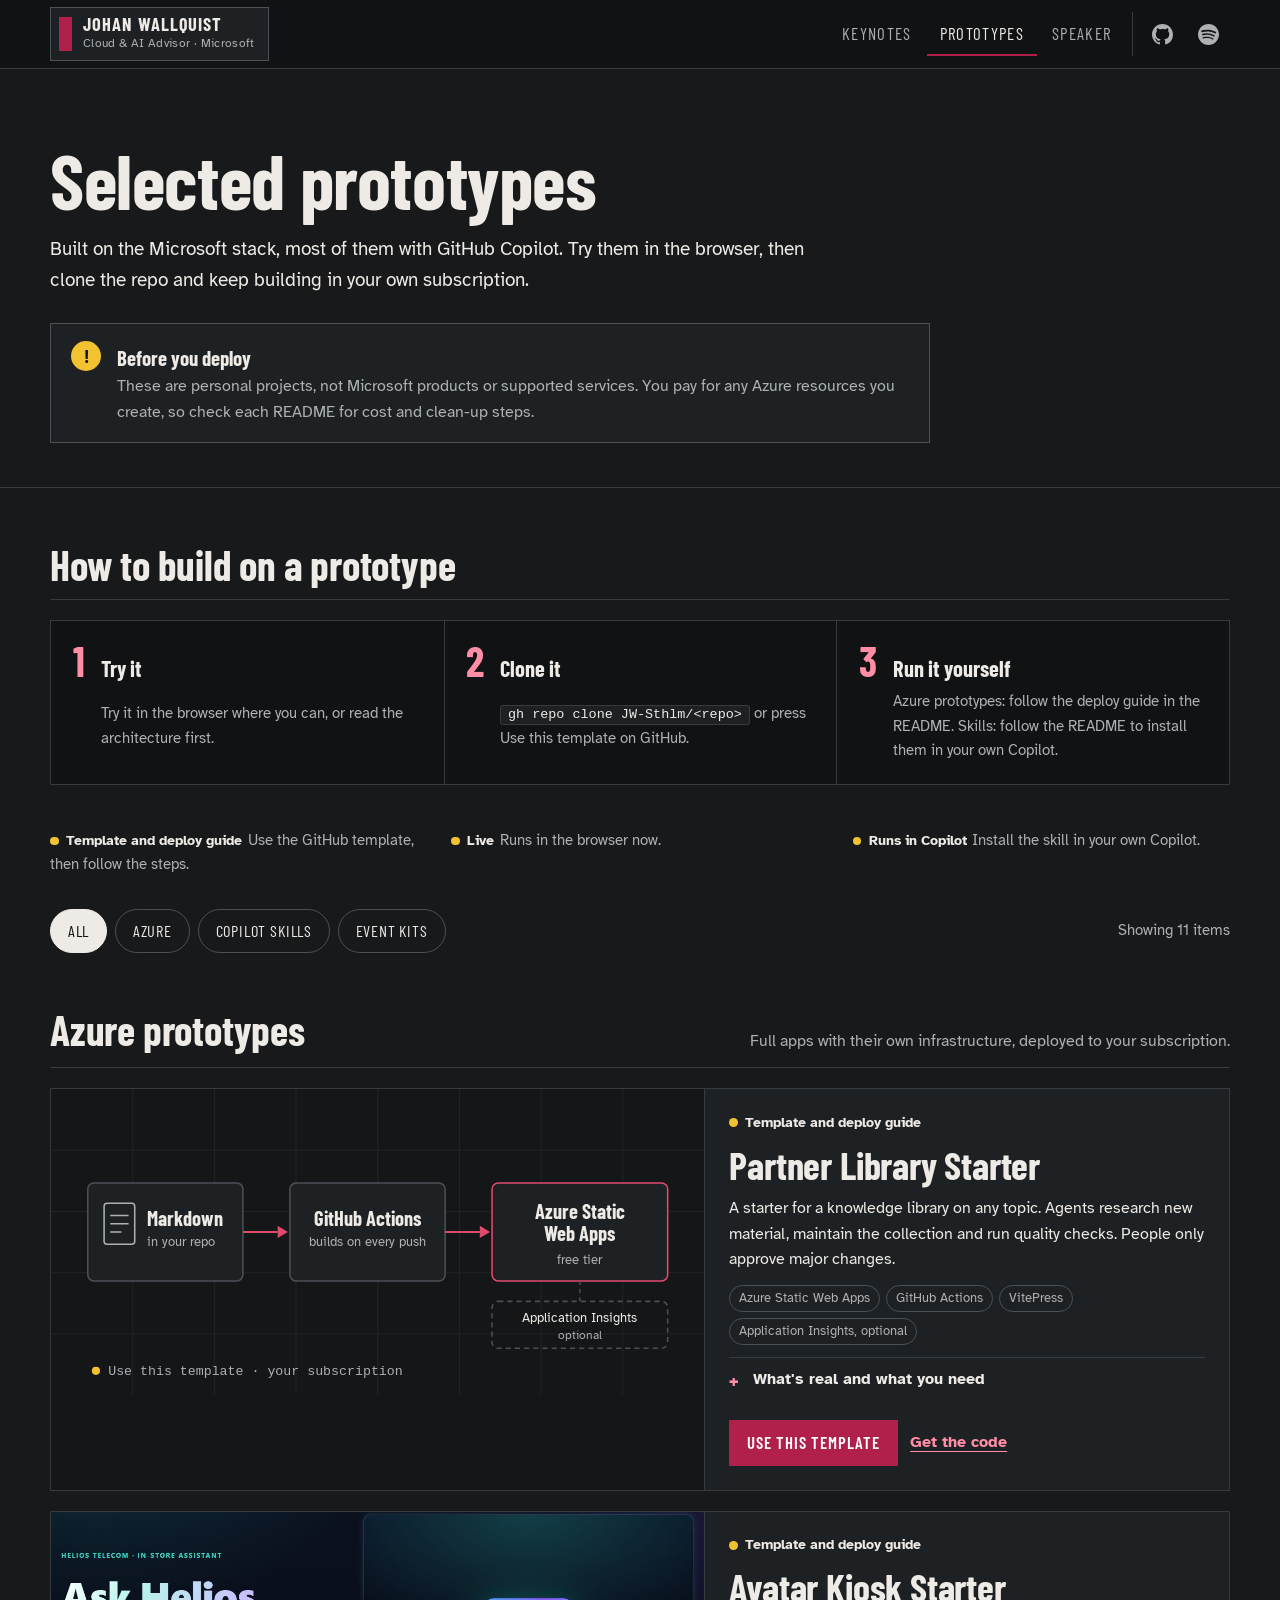
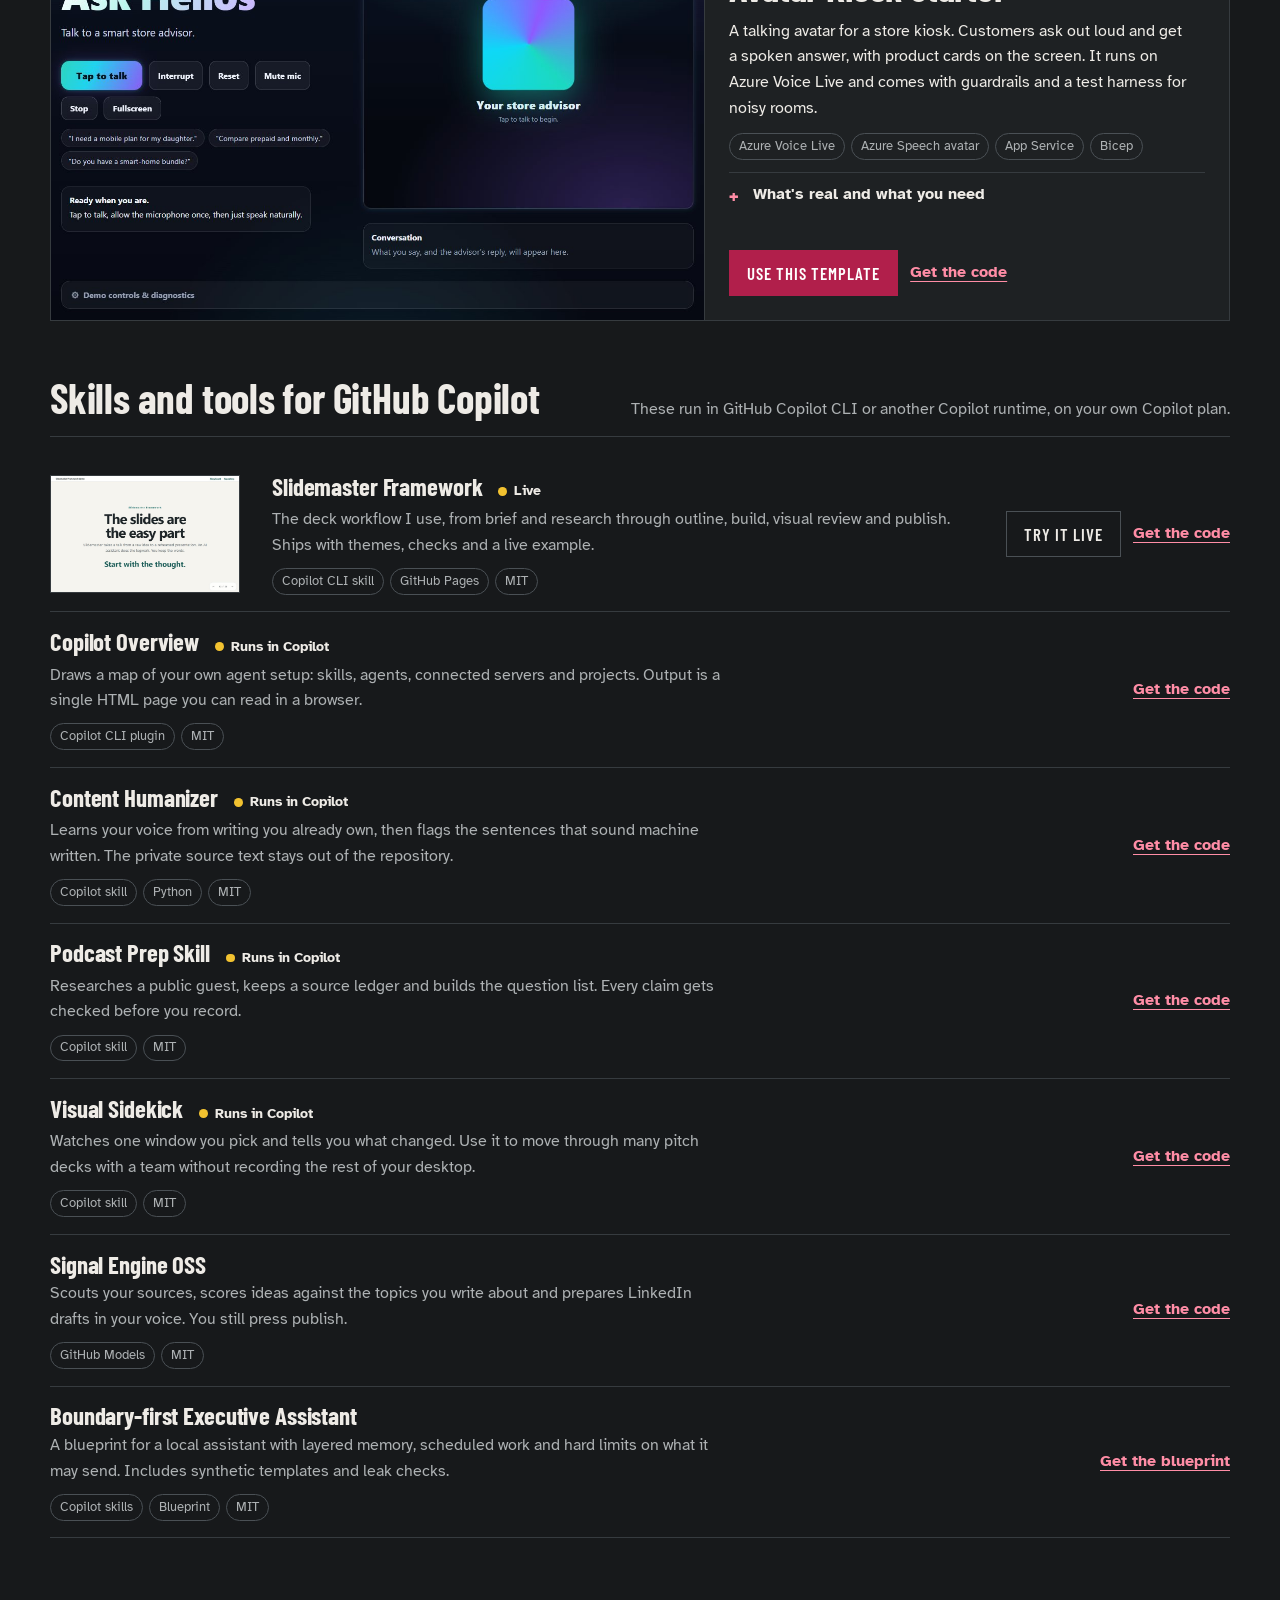
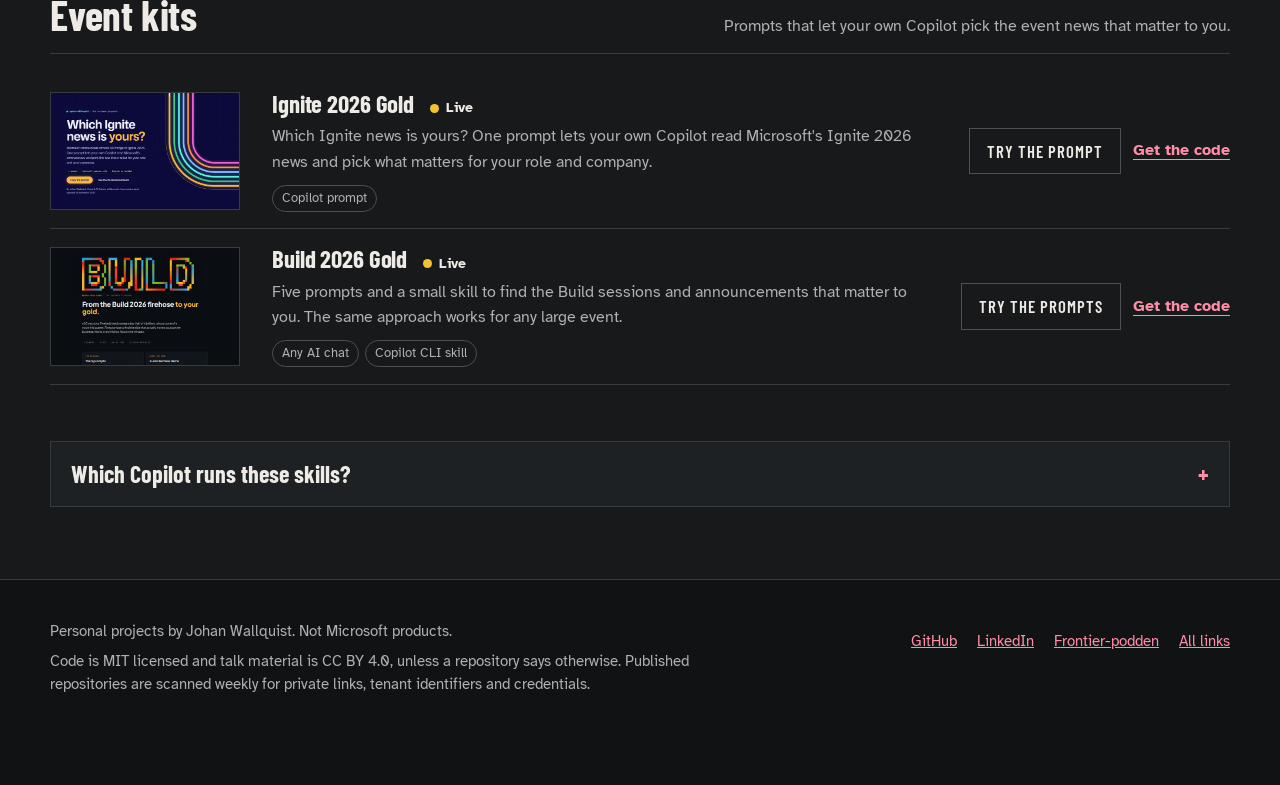
<file: prototypes/index.html>
<!doctype html>
<html lang="en">
<head>
  <meta charset="utf-8">
  <meta name="viewport" content="width=device-width, initial-scale=1">
  <title>Selected prototypes | Johan Wallquist</title>
  <meta name="description" content="Prototypes built on the Microsoft stack, most of them with GitHub Copilot. Try them in the browser, then clone the repo and keep building.">
  <link rel="canonical" href="https://jw-sthlm.github.io/prototypes/">
  <meta property="og:type" content="website">
  <meta property="og:url" content="https://jw-sthlm.github.io/prototypes/">
  <meta property="og:title" content="Selected prototypes by Johan Wallquist">
  <meta property="og:description" content="Prototypes built on the Microsoft stack. Try them, clone them and keep building in your own subscription.">
  <meta property="og:image" content="https://jw-sthlm.github.io/assets/prototypes/slidemaster-framework.jpg">
  <link rel="icon" href="/assets/people/johan-studio-web.jpg">
  <link rel="preconnect" href="https://fonts.googleapis.com">
  <link rel="preconnect" href="https://fonts.gstatic.com" crossorigin>
  <link rel="stylesheet" href="https://fonts.googleapis.com/css2?family=Atkinson+Hyperlegible:wght@400;700&family=Barlow+Condensed:wght@500;600;700&display=swap">
  <link rel="stylesheet" href="/assets/site.css">
  <script src="/assets/site.js" defer></script>
</head>
<body>
  <svg class="sprite" aria-hidden="true" focusable="false">
    <symbol id="i-github" viewBox="0 0 16 16"><path fill="currentColor" d="M8 0C3.58 0 0 3.58 0 8c0 3.54 2.29 6.53 5.47 7.59.4.07.55-.17.55-.38 0-.19-.01-.82-.01-1.49-2.01.37-2.53-.49-2.69-.94-.09-.23-.48-.94-.82-1.13-.28-.15-.68-.52-.01-.53.63-.01 1.08.58 1.23.82.72 1.21 1.87.87 2.33.66.07-.52.28-.87.51-1.07-1.78-.2-3.64-.89-3.64-3.95 0-.87.31-1.59.82-2.15-.08-.2-.36-1.02.08-2.12 0 0 .67-.21 2.2.82.64-.18 1.32-.27 2-.27.68 0 1.36.09 2 .27 1.53-1.04 2.2-.82 2.2-.82.44 1.1.16 1.92.08 2.12.51.56.82 1.27.82 2.15 0 3.07-1.87 3.75-3.65 3.95.29.25.54.73.54 1.48 0 1.07-.01 1.93-.01 2.2 0 .21.15.46.55.38A8.013 8.013 0 0 0 16 8c0-4.42-3.58-8-8-8z"/></symbol>
    <symbol id="i-spotify" viewBox="0 0 24 24"><path fill="currentColor" d="M12 0C5.4 0 0 5.4 0 12s5.4 12 12 12 12-5.4 12-12S18.66 0 12 0zm5.521 17.34c-.24.359-.66.48-1.021.24-2.82-1.74-6.36-2.101-10.561-1.141-.418.122-.779-.179-.899-.539-.12-.421.18-.78.54-.9 4.56-1.021 8.52-.6 11.64 1.32.42.18.479.659.301 1.02zm1.44-3.3c-.301.42-.841.6-1.262.3-3.239-1.98-8.159-2.58-11.939-1.38-.479.12-1.02-.12-1.14-.6-.12-.48.12-1.021.6-1.141C9.6 9.9 15 10.561 18.72 12.84c.361.181.54.78.241 1.2zm.12-3.36C15.24 8.4 8.82 8.16 5.16 9.301c-.6.179-1.2-.181-1.38-.721-.18-.601.18-1.2.72-1.381 4.26-1.26 11.28-1.02 15.721 1.621.539.3.719 1.02.419 1.56-.299.421-1.02.599-1.559.3z"/></symbol>
    <symbol id="arch-starter" viewBox="0 0 640 300">
      <rect width="640" height="300" fill="#141618"/>
      <path d="M0 60H640M0 120H640M0 180H640M0 240H640M80 0V300M160 0V300M240 0V300M320 0V300M400 0V300M480 0V300M560 0V300" stroke="#202427" stroke-width="1"/>
      <rect x="36" y="92" width="152" height="96" rx="6" fill="#1e2123" stroke="#4a5055" stroke-width="1.5"/>
      <rect x="52" y="112" width="30" height="40" rx="3" fill="none" stroke="#adb1b3" stroke-width="1.5"/>
      <path d="M58 124h18M58 132h18M58 140h11" stroke="#adb1b3" stroke-width="1.5"/>
      <text x="94" y="134" font-family="Barlow Condensed, Arial Narrow, sans-serif" font-size="20" font-weight="700" fill="#eeebe6">Markdown</text>
      <text x="94" y="154" font-family="Atkinson Hyperlegible, Segoe UI, sans-serif" font-size="12.5" fill="#adb1b3">in your repo</text>
      <path d="M188 140H222" stroke="#e04b6d" stroke-width="2"/>
      <path d="M232 140l-10-6v12z" fill="#e04b6d"/>
      <rect x="234" y="92" width="152" height="96" rx="6" fill="#1e2123" stroke="#4a5055" stroke-width="1.5"/>
      <text x="310" y="134" text-anchor="middle" font-family="Barlow Condensed, Arial Narrow, sans-serif" font-size="20" font-weight="700" fill="#eeebe6">GitHub Actions</text>
      <text x="310" y="154" text-anchor="middle" font-family="Atkinson Hyperlegible, Segoe UI, sans-serif" font-size="12.5" fill="#adb1b3">builds on every push</text>
      <path d="M386 140H420" stroke="#e04b6d" stroke-width="2"/>
      <path d="M430 140l-10-6v12z" fill="#e04b6d"/>
      <rect x="432" y="92" width="172" height="96" rx="6" fill="#1e2123" stroke="#e04b6d" stroke-width="1.5"/>
      <text x="518" y="127" text-anchor="middle" font-family="Barlow Condensed, Arial Narrow, sans-serif" font-size="20" font-weight="700" fill="#eeebe6">Azure Static</text>
      <text x="518" y="149" text-anchor="middle" font-family="Barlow Condensed, Arial Narrow, sans-serif" font-size="20" font-weight="700" fill="#eeebe6">Web Apps</text>
      <text x="518" y="171" text-anchor="middle" font-family="Atkinson Hyperlegible, Segoe UI, sans-serif" font-size="12.5" fill="#adb1b3">free tier</text>
      <path d="M518 188V208" stroke="#4a5055" stroke-width="1.5" stroke-dasharray="4 4"/>
      <rect x="432" y="208" width="172" height="46" rx="6" fill="none" stroke="#4a5055" stroke-width="1.5" stroke-dasharray="5 4"/>
      <text x="518" y="228" text-anchor="middle" font-family="Atkinson Hyperlegible, Segoe UI, sans-serif" font-size="13" fill="#eeebe6">Application Insights</text>
      <text x="518" y="245" text-anchor="middle" font-family="Atkinson Hyperlegible, Segoe UI, sans-serif" font-size="11.5" fill="#adb1b3">optional</text>
      <circle cx="44" cy="276" r="4" fill="#f2c230"/>
      <text x="56" y="280" font-family="ui-monospace, Cascadia Code, Consolas, monospace" font-size="13" fill="#adb1b3">Use this template · your subscription</text>
    </symbol>
  </svg>

  <a class="skip-link" href="#content">Skip to content</a>

  <header class="site-header">
    <nav class="shell nav" aria-label="Main">
      <a class="plate" href="/">
        <span><b>Johan Wallquist</b><i>Cloud &amp; AI Advisor · Microsoft</i></span>
      </a>
      <ul class="nav-links">
        <li><a href="/talks/">Keynotes</a></li>
        <li><a href="/prototypes/" aria-current="page">Prototypes</a></li>
        <li><a href="/speaker/">Speaker</a></li>
        <li class="nav-icons">
          <a class="icon-link" href="https://github.com/JW-Sthlm" target="_blank" rel="noopener" aria-label="GitHub" title="GitHub"><svg aria-hidden="true"><use href="#i-github"/></svg></a>
          <a class="icon-link spotify" href="https://open.spotify.com/show/0rdBC4RElD9vSww85FF25r" target="_blank" rel="noopener" aria-label="Frontier-podden on Spotify" title="Frontier-podden on Spotify"><svg aria-hidden="true"><use href="#i-spotify"/></svg></a>
        </li>
      </ul>
    </nav>
  </header>

  <main id="content" aria-labelledby="proto-page-title">
    <header class="page-hero">
      <div class="shell">
        <h1 id="proto-page-title">Selected prototypes</h1>
        <p class="lede">Built on the Microsoft stack, most of them with GitHub Copilot. Try them in the browser, then clone the repo and keep building in your own subscription.</p>
        <div class="notice" role="note">
          <span class="icon" aria-hidden="true">!</span>
          <div>
            <b>Before you deploy</b>
            <p>These are personal projects, not Microsoft products or supported services. You pay for any Azure resources you create, so check each README for cost and clean-up steps.</p>
          </div>
        </div>
      </div>
    </header>

    <div class="shell">
      <section class="group" aria-labelledby="how-title">
        <div class="group-head"><h2 id="how-title">How to build on a prototype</h2></div>
        <ol class="steps" aria-label="Steps">
          <li><span class="step-n" aria-hidden="true">1</span><b>Try it</b><p>Try it in the browser where you can, or read the architecture first.</p></li>
          <li><span class="step-n" aria-hidden="true">2</span><b>Clone it</b><p><code class="cmd">gh repo clone JW-Sthlm/&lt;repo&gt;</code> or press Use this template on GitHub.</p></li>
          <li><span class="step-n" aria-hidden="true">3</span><b>Run it yourself</b><p>Azure prototypes: follow the deploy guide in the README. Skills: follow the README to install them in your own Copilot.</p></li>
        </ol>
        <ul class="legend" aria-label="What the badges mean">
          <li><span class="badge">Template and deploy guide</span>Use the GitHub template, then follow the steps.</li>
          <li><span class="badge">Live</span>Runs in the browser now.</li>
          <li><span class="badge">Runs in Copilot</span>Install the skill in your own Copilot.</li>
        </ul>
      </section>

      <div class="toolbar">
        <div class="filters" role="group" aria-label="Filter prototypes" data-filter-group="catalog" data-count="catalog-count" data-noun="items">
          <button class="filter" type="button" data-filter="all" aria-pressed="true">All</button>
          <button class="filter" type="button" data-filter="azure" aria-pressed="false">Azure</button>
          <button class="filter" type="button" data-filter="skills" aria-pressed="false">Copilot skills</button>
          <button class="filter" type="button" data-filter="kits" aria-pressed="false">Event kits</button>
        </div>
        <p class="count" id="catalog-count" role="status">Showing 11 items</p>
      </div>

      <div id="catalog">
        <section class="group" data-group aria-labelledby="g-azure">
          <div class="group-head"><h2 id="g-azure">Azure prototypes</h2><p>Full apps with their own infrastructure, deployed to your subscription.</p></div>
          <article class="demo-wide" data-tags="azure" id="partner-library-starter">
            <div class="preview"><svg viewBox="0 0 640 300" role="img" aria-label="Architecture: Markdown in your repository, built by GitHub Actions, hosted on Azure Static Web Apps."><use href="#arch-starter" width="640" height="300"/></svg></div>
            <div class="body">
              <span class="badge">Template and deploy guide</span>
              <h3>Partner Library Starter</h3>
              <p>A starter for a knowledge library on any topic. Agents research new material, maintain the collection and run quality checks. People only approve major changes.</p>
              <ul class="stack" aria-label="Built with"><li>Azure Static Web Apps</li><li>GitHub Actions</li><li>VitePress</li><li>Application Insights, optional</li></ul>
              <details class="more">
                <summary>What's real and what you need</summary>
                <dl>
                  <dt>Real</dt><dd>The site, the build pipeline and the hosting, all in your own accounts.</dd>
                  <dt>You need</dt><dd>A GitHub account and an Azure subscription. The free tier covers most uses.</dd>
                </dl>
              </details>
              <div class="card-foot">
                <div class="actions">
                  <a class="btn btn-primary" href="https://github.com/JW-Sthlm/partner-library-starter/generate" target="_blank" rel="noopener">Use this template</a>
                  <a class="text-link" href="https://github.com/JW-Sthlm/partner-library-starter" target="_blank" rel="noopener">Get the code</a>
                </div>
              </div>
            </div>
          </article>

          <article class="demo-wide" data-tags="azure" id="avatar-kiosk-starter">
            <div class="preview"><img src="/assets/prototypes/avatar-kiosk-starter.jpg" alt="The avatar kiosk in mock mode: Ask Helios, a Tap to talk button and the frame where the avatar appears" width="1280" height="800" loading="lazy"></div>
            <div class="body">
              <span class="badge">Template and deploy guide</span>
              <h3>Avatar Kiosk Starter</h3>
              <p>A talking avatar for a store kiosk. Customers ask out loud and get a spoken answer, with product cards on the screen. It runs on Azure Voice Live and comes with guardrails and a test harness for noisy rooms.</p>
              <ul class="stack" aria-label="Built with"><li>Azure Voice Live</li><li>Azure Speech avatar</li><li>App Service</li><li>Bicep</li></ul>
              <details class="more">
                <summary>What's real and what you need</summary>
                <dl>
                  <dt>Real</dt><dd>The realtime avatar, a broker that keeps every key on the server, the guardrails and the noise harness. The Helios Telecom catalogue is fictional.</dd>
                  <dt>You need</dt><dd>An Azure subscription in a region with Voice Live avatars. The web app bills by the hour and avatar sessions by the minute, so delete it when you're done.</dd>
                </dl>
              </details>
              <div class="card-foot">
                <div class="actions">
                  <a class="btn btn-primary" href="https://github.com/JW-Sthlm/avatar-kiosk-starter/generate" target="_blank" rel="noopener">Use this template</a>
                  <a class="text-link" href="https://github.com/JW-Sthlm/avatar-kiosk-starter" target="_blank" rel="noopener">Get the code</a>
                </div>
              </div>
            </div>
          </article>
        </section>

        <section class="group" data-group aria-labelledby="g-skills">
          <div class="group-head"><h2 id="g-skills">Skills and tools for GitHub Copilot</h2><p>These run in GitHub Copilot CLI or another Copilot runtime, on your own Copilot plan.</p></div>
          <ul class="tools">
            <li class="tool with-thumb" data-tags="skills" id="slidemaster-framework">
              <div class="mini-thumb"><img src="/assets/prototypes/slidemaster-framework.jpg" alt="" width="1280" height="800" loading="lazy"></div>
              <div>
                <div class="title-row"><h3>Slidemaster Framework</h3><span class="badge">Live</span></div>
                <p>The deck workflow I use, from brief and research through outline, build, visual review and publish. Ships with themes, checks and a live example.</p>
                <ul class="stack" aria-label="Built with"><li>Copilot CLI skill</li><li>GitHub Pages</li><li>MIT</li></ul>
              </div>
              <div class="actions">
                <a class="btn" href="https://jw-sthlm.github.io/slidemaster-framework/" target="_blank" rel="noopener">Try it live</a>
                <a class="text-link" href="https://github.com/JW-Sthlm/slidemaster-framework" target="_blank" rel="noopener">Get the code</a>
              </div>
            </li>
            <li class="tool" data-tags="skills" id="copilot-overview">
              <div>
                <div class="title-row"><h3>Copilot Overview</h3><span class="badge">Runs in Copilot</span></div>
                <p>Draws a map of your own agent setup: skills, agents, connected servers and projects. Output is a single HTML page you can read in a browser.</p>
                <ul class="stack" aria-label="Built with"><li>Copilot CLI plugin</li><li>MIT</li></ul>
              </div>
              <div class="actions"><a class="text-link" href="https://github.com/JW-Sthlm/copilot-overview" target="_blank" rel="noopener">Get the code</a></div>
            </li>
            <li class="tool" data-tags="skills" id="content-humanizer">
              <div>
                <div class="title-row"><h3>Content Humanizer</h3><span class="badge">Runs in Copilot</span></div>
                <p>Learns your voice from writing you already own, then flags the sentences that sound machine written. The private source text stays out of the repository.</p>
                <ul class="stack" aria-label="Built with"><li>Copilot skill</li><li>Python</li><li>MIT</li></ul>
              </div>
              <div class="actions"><a class="text-link" href="https://github.com/JW-Sthlm/content-humanizer" target="_blank" rel="noopener">Get the code</a></div>
            </li>
            <li class="tool" data-tags="skills" id="podcast-prep-skill">
              <div>
                <div class="title-row"><h3>Podcast Prep Skill</h3><span class="badge">Runs in Copilot</span></div>
                <p>Researches a public guest, keeps a source ledger and builds the question list. Every claim gets checked before you record.</p>
                <ul class="stack" aria-label="Built with"><li>Copilot skill</li><li>MIT</li></ul>
              </div>
              <div class="actions"><a class="text-link" href="https://github.com/JW-Sthlm/podcast-prep-skill" target="_blank" rel="noopener">Get the code</a></div>
            </li>
            <li class="tool" data-tags="skills" id="visual-sidekick">
              <div>
                <div class="title-row"><h3>Visual Sidekick</h3><span class="badge">Runs in Copilot</span></div>
                <p>Watches one window you pick and tells you what changed. Use it to move through many pitch decks with a team without recording the rest of your desktop.</p>
                <ul class="stack" aria-label="Built with"><li>Copilot skill</li><li>MIT</li></ul>
              </div>
              <div class="actions"><a class="text-link" href="https://github.com/JW-Sthlm/visual-sidekick" target="_blank" rel="noopener">Get the code</a></div>
            </li>
            <li class="tool" data-tags="skills" id="signal-engine-oss">
              <div>
                <div class="title-row"><h3>Signal Engine OSS</h3></div>
                <p>Scouts your sources, scores ideas against the topics you write about and prepares LinkedIn drafts in your voice. You still press publish.</p>
                <ul class="stack" aria-label="Built with"><li>GitHub Models</li><li>MIT</li></ul>
              </div>
              <div class="actions"><a class="text-link" href="https://github.com/JW-Sthlm/signal-engine-oss" target="_blank" rel="noopener">Get the code</a></div>
            </li>
            <li class="tool" data-tags="skills" id="executive-assistant-blueprint">
              <div>
                <div class="title-row"><h3>Boundary-first Executive Assistant</h3></div>
                <p>A blueprint for a local assistant with layered memory, scheduled work and hard limits on what it may send. Includes synthetic templates and leak checks.</p>
                <ul class="stack" aria-label="Built with"><li>Copilot skills</li><li>Blueprint</li><li>MIT</li></ul>
              </div>
              <div class="actions"><a class="text-link" href="https://github.com/JW-Sthlm/executive-assistant-blueprint" target="_blank" rel="noopener">Get the blueprint</a></div>
            </li>
          </ul>
        </section>

        <section class="group" data-group aria-labelledby="g-kits">
          <div class="group-head"><h2 id="g-kits">Event kits</h2><p>Prompts that let your own Copilot pick the event news that matter to you.</p></div>
          <ul class="tools">
            <li class="tool with-thumb" data-tags="kits" id="ignite-2026-gold">
              <div class="mini-thumb"><img src="/assets/prototypes/ignite-2026-gold.jpg" alt="" width="1280" height="800" loading="lazy"></div>
              <div>
                <div class="title-row"><h3>Ignite 2026 Gold</h3><span class="badge">Live</span></div>
                <p>Which Ignite news is yours? One prompt lets your own Copilot read Microsoft's Ignite 2026 news and pick what matters for your role and company.</p>
                <ul class="stack" aria-label="Built with"><li>Copilot prompt</li></ul>
              </div>
              <div class="actions">
                <a class="btn" href="https://jw-sthlm.github.io/ignite-2026-gold/" target="_blank" rel="noopener">Try the prompt</a>
                <a class="text-link" href="https://github.com/JW-Sthlm/ignite-2026-gold" target="_blank" rel="noopener">Get the code</a>
              </div>
            </li>
            <li class="tool with-thumb" data-tags="kits" id="build-2026-gold">
              <div class="mini-thumb"><img src="/assets/prototypes/build-2026-gold.jpg" alt="" width="1280" height="800" loading="lazy"></div>
              <div>
                <div class="title-row"><h3>Build 2026 Gold</h3><span class="badge">Live</span></div>
                <p>Five prompts and a small skill to find the Build sessions and announcements that matter to you. The same approach works for any large event.</p>
                <ul class="stack" aria-label="Built with"><li>Any AI chat</li><li>Copilot CLI skill</li></ul>
              </div>
              <div class="actions">
                <a class="btn" href="https://jw-sthlm.github.io/build-2026-gold/" target="_blank" rel="noopener">Try the prompts</a>
                <a class="text-link" href="https://github.com/JW-Sthlm/build-2026-gold" target="_blank" rel="noopener">Get the code</a>
              </div>
            </li>
          </ul>
        </section>
      </div>

      <details class="field">
        <summary>Which Copilot runs these skills?</summary>
        <div class="field-grid">
          <div><h3>Copilot Cowork</h3><p>A shared workspace where you hand a task to an agent and it works on documents with you. You can upload a skill file so it follows your way of doing things.</p></div>
          <div><h3>Microsoft Scout</h3><p>An agent that picks up skills from a folder you point it at. Good when you want the same instructions available every time, without setting them up again per task.</p></div>
          <div><h3>Copilot CLI</h3><p>The agent in a terminal window, next to your files. Most of what you see on this site was built here, because the agent can read the project and run things itself.</p></div>
          <div><h3>What a skill is</h3><p>A plain text file that tells the agent how you want something done. The file moves between all three. Scripts and connections usually need small edits per tool.</p></div>
        </div>
      </details>
      <div style="height: clamp(3rem, 6vw, 4.5rem)"></div>
    </div>
  </main>

  <footer class="site-footer">
    <div class="shell footer-grid">
      <div>
        <p>Personal projects by Johan Wallquist. Not Microsoft products.</p>
        <p>Code is MIT licensed and talk material is CC BY 4.0, unless a repository says otherwise. Published repositories are scanned weekly for private links, tenant identifiers and credentials.</p>
      </div>
      <ul class="footer-links">
        <li><a href="https://github.com/JW-Sthlm" target="_blank" rel="noopener">GitHub</a></li>
        <li><a href="https://www.linkedin.com/in/johanwallquist/" target="_blank" rel="noopener">LinkedIn</a></li>
        <li><a href="https://shows.acast.com/microsoft-partner-podden" target="_blank" rel="noopener">Frontier-podden</a></li>
        <li><a href="/links/">All links</a></li>
      </ul>
    </div>
  </footer>
</body>
</html>
</file>
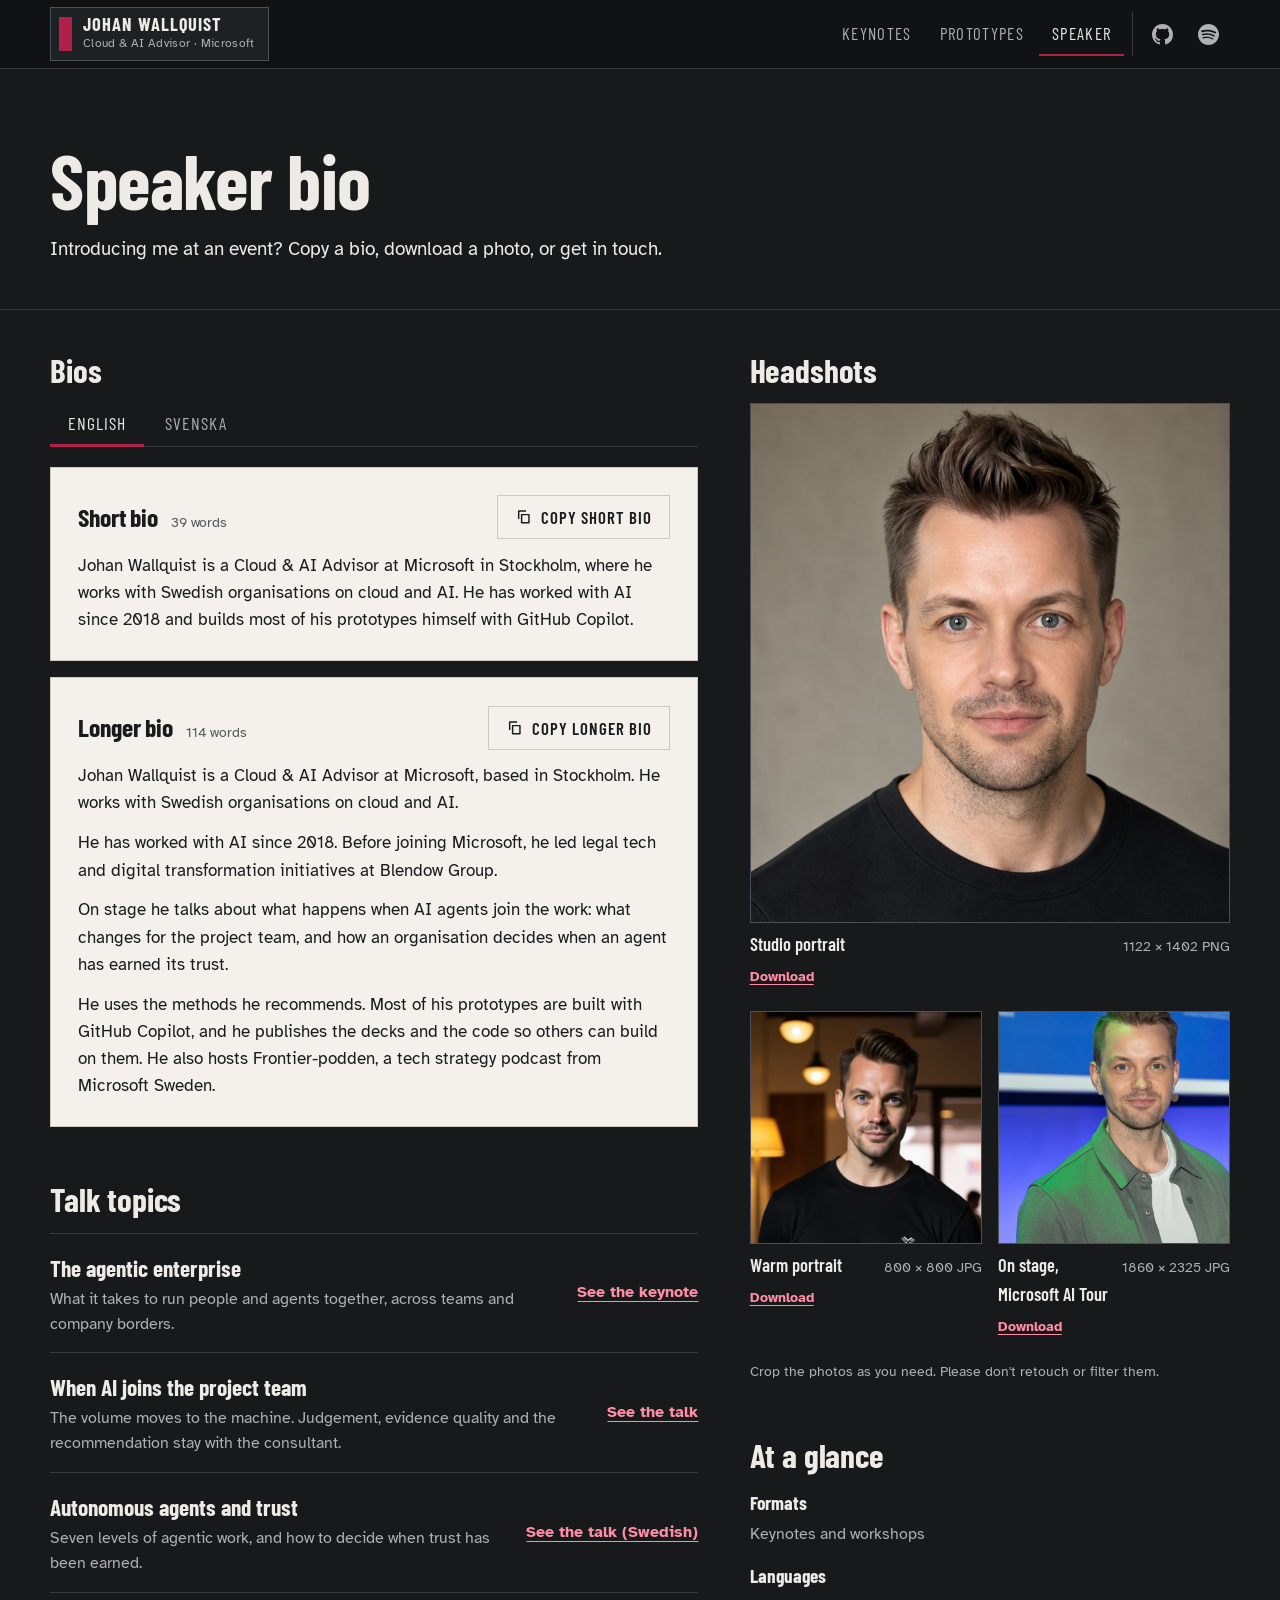
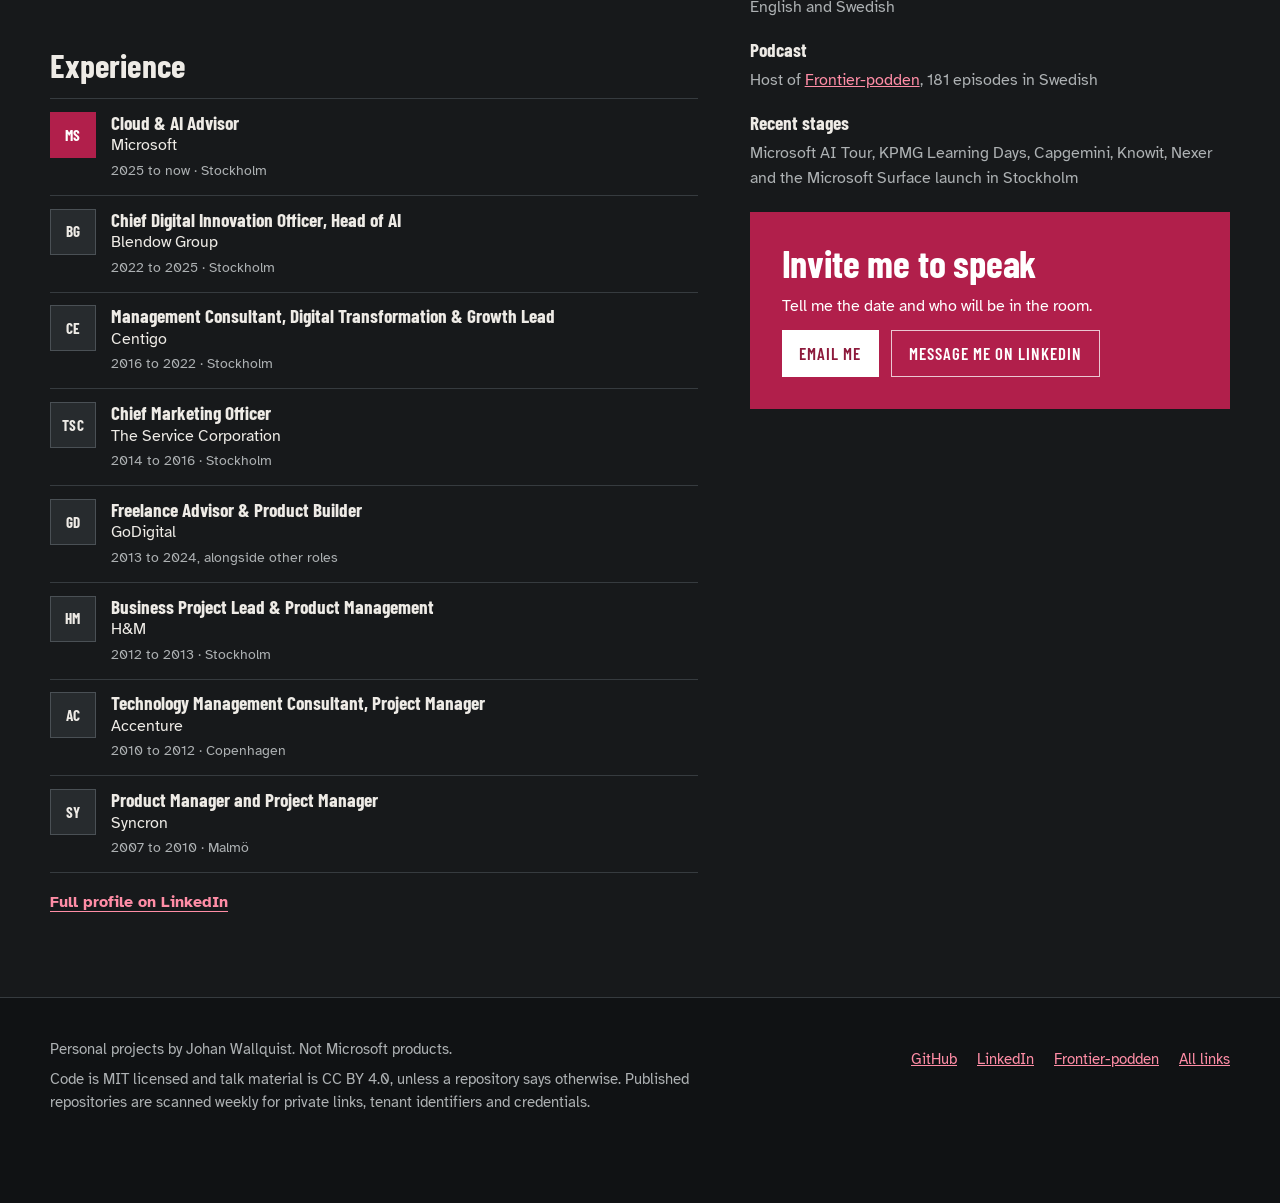
<file: speaker/index.html>
<!doctype html>
<html lang="en">
<head>
  <meta charset="utf-8">
  <meta name="viewport" content="width=device-width, initial-scale=1">
  <title>Speaker bio | Johan Wallquist</title>
  <meta name="description" content="Bios, headshots, talk topics and contact for Johan Wallquist, Cloud &amp; AI Advisor at Microsoft.">
  <link rel="canonical" href="https://jw-sthlm.github.io/speaker/">
  <meta property="og:type" content="profile">
  <meta property="og:url" content="https://jw-sthlm.github.io/speaker/">
  <meta property="og:title" content="Johan Wallquist, speaker bio">
  <meta property="og:description" content="Short and longer bios in English and Swedish, headshots, talk topics and contact.">
  <meta property="og:image" content="https://jw-sthlm.github.io/assets/people/johan-studio-web.jpg">
  <link rel="icon" href="/assets/people/johan-studio-web.jpg">
  <link rel="preconnect" href="https://fonts.googleapis.com">
  <link rel="preconnect" href="https://fonts.gstatic.com" crossorigin>
  <link rel="stylesheet" href="https://fonts.googleapis.com/css2?family=Atkinson+Hyperlegible:wght@400;700&family=Barlow+Condensed:wght@500;600;700&display=swap">
  <link rel="stylesheet" href="/assets/site.css">
  <script src="/assets/site.js" defer></script>
</head>
<body>
  <svg class="sprite" aria-hidden="true" focusable="false">
    <symbol id="i-copy" viewBox="0 0 24 24"><path d="M9 9h10v11H9zM5 15V4h10" fill="none" stroke="currentColor" stroke-width="2" stroke-linejoin="round"/></symbol>
    <symbol id="i-github" viewBox="0 0 16 16"><path fill="currentColor" d="M8 0C3.58 0 0 3.58 0 8c0 3.54 2.29 6.53 5.47 7.59.4.07.55-.17.55-.38 0-.19-.01-.82-.01-1.49-2.01.37-2.53-.49-2.69-.94-.09-.23-.48-.94-.82-1.13-.28-.15-.68-.52-.01-.53.63-.01 1.08.58 1.23.82.72 1.21 1.87.87 2.33.66.07-.52.28-.87.51-1.07-1.78-.2-3.64-.89-3.64-3.95 0-.87.31-1.59.82-2.15-.08-.2-.36-1.02.08-2.12 0 0 .67-.21 2.2.82.64-.18 1.32-.27 2-.27.68 0 1.36.09 2 .27 1.53-1.04 2.2-.82 2.2-.82.44 1.1.16 1.92.08 2.12.51.56.82 1.27.82 2.15 0 3.07-1.87 3.75-3.65 3.95.29.25.54.73.54 1.48 0 1.07-.01 1.93-.01 2.2 0 .21.15.46.55.38A8.013 8.013 0 0 0 16 8c0-4.42-3.58-8-8-8z"/></symbol>
    <symbol id="i-spotify" viewBox="0 0 24 24"><path fill="currentColor" d="M12 0C5.4 0 0 5.4 0 12s5.4 12 12 12 12-5.4 12-12S18.66 0 12 0zm5.521 17.34c-.24.359-.66.48-1.021.24-2.82-1.74-6.36-2.101-10.561-1.141-.418.122-.779-.179-.899-.539-.12-.421.18-.78.54-.9 4.56-1.021 8.52-.6 11.64 1.32.42.18.479.659.301 1.02zm1.44-3.3c-.301.42-.841.6-1.262.3-3.239-1.98-8.159-2.58-11.939-1.38-.479.12-1.02-.12-1.14-.6-.12-.48.12-1.021.6-1.141C9.6 9.9 15 10.561 18.72 12.84c.361.181.54.78.241 1.2zm.12-3.36C15.24 8.4 8.82 8.16 5.16 9.301c-.6.179-1.2-.181-1.38-.721-.18-.601.18-1.2.72-1.381 4.26-1.26 11.28-1.02 15.721 1.621.539.3.719 1.02.419 1.56-.299.421-1.02.599-1.559.3z"/></symbol>
  </svg>

  <a class="skip-link" href="#content">Skip to content</a>

  <header class="site-header">
    <nav class="shell nav" aria-label="Main">
      <a class="plate" href="/">
        <span><b>Johan Wallquist</b><i>Cloud &amp; AI Advisor · Microsoft</i></span>
      </a>
      <ul class="nav-links">
        <li><a href="/talks/">Keynotes</a></li>
        <li><a href="/prototypes/">Prototypes</a></li>
        <li><a href="/speaker/" aria-current="page">Speaker</a></li>
        <li class="nav-icons">
          <a class="icon-link" href="https://github.com/JW-Sthlm" target="_blank" rel="noopener" aria-label="GitHub" title="GitHub"><svg aria-hidden="true"><use href="#i-github"/></svg></a>
          <a class="icon-link spotify" href="https://open.spotify.com/show/0rdBC4RElD9vSww85FF25r" target="_blank" rel="noopener" aria-label="Frontier-podden on Spotify" title="Frontier-podden on Spotify"><svg aria-hidden="true"><use href="#i-spotify"/></svg></a>
        </li>
      </ul>
    </nav>
  </header>

  <main id="content" aria-labelledby="sp-title">
    <header class="page-hero">
      <div class="shell">
        <h1 id="sp-title">Speaker bio</h1>
        <p class="lede">Introducing me at an event? Copy a bio, download a photo, or get in touch.</p>
      </div>
    </header>

    <div class="shell">
      <div class="speaker-grid">
        <section class="sp-bios" aria-labelledby="bios-title">
          <h2 id="bios-title" class="sub-title">Bios</h2>
          <div class="tabs" role="tablist" aria-label="Bio language">
            <button class="tab" type="button" role="tab" id="tab-en" aria-selected="true" aria-controls="panel-en">English</button>
            <button class="tab" type="button" role="tab" id="tab-sv" aria-selected="false" aria-controls="panel-sv" tabindex="-1" lang="sv">Svenska</button>
          </div>

          <div id="panel-en" role="tabpanel" aria-labelledby="tab-en">
            <article class="bio">
              <div class="bio-head">
                <h3>Short bio <span class="words" data-words="bio-en-short" data-unit="words"></span></h3>
                <button class="btn" type="button" data-copy="bio-en-short"><svg aria-hidden="true"><use href="#i-copy"/></svg><span class="label-text">Copy short bio</span></button>
              </div>
              <div class="bio-text" id="bio-en-short">
                <p>Johan Wallquist is a Cloud &amp; AI Advisor at Microsoft in Stockholm, where he works with Swedish organisations on cloud and AI. He has worked with AI since 2018 and builds most of his prototypes himself with GitHub Copilot.</p>
              </div>
            </article>
            <article class="bio">
              <div class="bio-head">
                <h3>Longer bio <span class="words" data-words="bio-en-long" data-unit="words"></span></h3>
                <button class="btn" type="button" data-copy="bio-en-long"><svg aria-hidden="true"><use href="#i-copy"/></svg><span class="label-text">Copy longer bio</span></button>
              </div>
              <div class="bio-text" id="bio-en-long">
                <p>Johan Wallquist is a Cloud &amp; AI Advisor at Microsoft, based in Stockholm. He works with Swedish organisations on cloud and AI.</p>
                <p>He has worked with AI since 2018. Before joining Microsoft, he led legal tech and digital transformation initiatives at Blendow Group.</p>
                <p>On stage he talks about what happens when AI agents join the work: what changes for the project team, and how an organisation decides when an agent has earned its trust.</p>
                <p>He uses the methods he recommends. Most of his prototypes are built with GitHub Copilot, and he publishes the decks and the code so others can build on them. He also hosts Frontier-podden, a tech strategy podcast from Microsoft Sweden.</p>
              </div>
            </article>
          </div>

          <div id="panel-sv" role="tabpanel" aria-labelledby="tab-sv" lang="sv" hidden>
            <article class="bio">
              <div class="bio-head">
                <h3>Kort bio <span class="words" data-words="bio-sv-short" data-unit="ord"></span></h3>
                <button class="btn" type="button" data-copy="bio-sv-short" data-done="Kopierad"><svg aria-hidden="true"><use href="#i-copy"/></svg><span class="label-text">Kopiera kort bio</span></button>
              </div>
              <div class="bio-text" id="bio-sv-short">
                <p>Johan Wallquist är Cloud &amp; AI Advisor på Microsoft i Stockholm och arbetar med svenska organisationer kring moln och AI. Han har arbetat med AI sedan 2018 och bygger oftast prototyperna själv med GitHub Copilot.</p>
              </div>
            </article>
            <article class="bio">
              <div class="bio-head">
                <h3>Längre bio <span class="words" data-words="bio-sv-long" data-unit="ord"></span></h3>
                <button class="btn" type="button" data-copy="bio-sv-long" data-done="Kopierad"><svg aria-hidden="true"><use href="#i-copy"/></svg><span class="label-text">Kopiera längre bio</span></button>
              </div>
              <div class="bio-text" id="bio-sv-long">
                <p>Johan Wallquist är Cloud &amp; AI Advisor på Microsoft och utgår från Stockholm. Han arbetar med svenska organisationer kring moln och AI.</p>
                <p>Han har arbetat med AI sedan 2018. Innan han kom till Microsoft ledde han satsningar på legal tech och digitalisering inom Blendow Group.</p>
                <p>På scen pratar han om vad som händer när AI-agenter blir en del av arbetet: vad som förändras för projektteamet, och hur en organisation avgör när en agent har förtjänat sitt förtroende.</p>
                <p>Han jobbar själv på samma sätt som han rekommenderar andra. De flesta prototyper bygger han med GitHub Copilot, och presentationerna och koden publiceras så att fler kan använda materialet och bygga vidare. Han är också värd för Frontier-podden, en teknikstrategisk podd från Microsoft Sverige.</p>
              </div>
            </article>
          </div>
        </section>

        <div class="speaker-aside">
          <section aria-labelledby="shots-title">
            <h2 id="shots-title" class="sub-title">Headshots</h2>
            <div class="shots">
              <figure class="shot main">
                <img src="/assets/people/johan-studio-web.jpg" alt="Johan Wallquist, studio portrait on a grey background" width="720" height="900">
                <figcaption><b>Studio portrait</b><span>1122 × 1402 PNG</span><a class="text-link" href="/assets/johan.png" download="johan-wallquist-studio-portrait.png">Download</a></figcaption>
              </figure>
              <figure class="shot square">
                <img src="/assets/people/johan-warm-portrait.jpg" alt="Johan Wallquist, portrait in a warmly lit room" width="800" height="800" loading="lazy">
                <figcaption><b>Warm portrait</b><span>800 × 800 JPG</span><a class="text-link" href="/assets/people/johan-warm-portrait.jpg" download="johan-wallquist-warm-portrait.jpg">Download</a></figcaption>
              </figure>
              <figure class="shot square">
                <img src="/assets/people/johan-ai-tour-web.jpg" alt="Johan Wallquist on stage at Microsoft AI Tour, wearing a headset microphone" width="720" height="900" loading="lazy">
                <figcaption><b>On stage, Microsoft AI Tour</b><span>1860 × 2325 JPG</span><a class="text-link" href="/assets/people/johan-ai-tour.jpg" download="johan-wallquist-ai-tour.jpg">Download</a></figcaption>
              </figure>
            </div>
            <p class="fine">Crop the photos as you need. Please don't retouch or filter them.</p>
          </section>

          <section aria-labelledby="facts-title">
            <h2 id="facts-title" class="sub-title">At a glance</h2>
            <dl class="facts">
              <dt>Formats</dt><dd>Keynotes and workshops</dd>
              <dt>Languages</dt><dd>English and Swedish</dd>
              <dt>Podcast</dt><dd>Host of <a href="https://shows.acast.com/microsoft-partner-podden" target="_blank" rel="noopener">Frontier-podden</a>, 181 episodes in Swedish</dd>
              <dt>Recent stages</dt><dd>Microsoft AI Tour, KPMG Learning Days, Capgemini, Knowit, Nexer and the Microsoft Surface launch in Stockholm</dd>
            </dl>
            <div class="invite">
              <h2>Invite me to speak</h2>
              <p>Tell me the date and who will be in the room.</p>
              <div class="actions">
                <a class="btn btn-light" href="mailto:jwallquist@microsoft.com?subject=Speaking%20request">Email me</a>
                <a class="btn btn-on-rose" href="https://www.linkedin.com/in/johanwallquist/" target="_blank" rel="noopener">Message me on LinkedIn</a>
              </div>
            </div>
          </section>
        </div>

        <section class="sp-topics" aria-labelledby="topics-title">
          <h2 id="topics-title" class="sub-title">Talk topics</h2>
          <ul class="topics">
            <li class="topic">
              <div><b>The agentic enterprise</b><p>What it takes to run people and agents together, across teams and company borders.</p></div>
              <a class="text-link" href="/talks/agentic-enterprise-era-2026/">See the keynote</a>
            </li>
            <li class="topic">
              <div><b>When AI joins the project team</b><p>The volume moves to the machine. Judgement, evidence quality and the recommendation stay with the consultant.</p></div>
              <a class="text-link" href="/talks/agentic-future-2026/">See the talk</a>
            </li>
            <li class="topic">
              <div><b>Autonomous agents and trust</b><p>Seven levels of agentic work, and how to decide when trust has been earned.</p></div>
              <a class="text-link" href="/talks/agents-2026/">See the talk (Swedish)</a>
            </li>
          </ul>
        </section>
        <section class="sp-exp" aria-labelledby="exp-title">
          <h2 id="exp-title" class="sub-title">Experience</h2>
          <ol class="experience">
            <li class="role now"><span class="mono" aria-hidden="true">MS</span><div><b>Cloud &amp; AI Advisor</b><span>Microsoft</span><span class="when">2025 to now · Stockholm</span></div></li>
            <li class="role"><span class="mono" aria-hidden="true">BG</span><div><b>Chief Digital Innovation Officer, Head of AI</b><span>Blendow Group</span><span class="when">2022 to 2025 · Stockholm</span></div></li>
            <li class="role"><span class="mono" aria-hidden="true">CE</span><div><b>Management Consultant, Digital Transformation &amp; Growth Lead</b><span>Centigo</span><span class="when">2016 to 2022 · Stockholm</span></div></li>
            <li class="role"><span class="mono" aria-hidden="true">TSC</span><div><b>Chief Marketing Officer</b><span>The Service Corporation</span><span class="when">2014 to 2016 · Stockholm</span></div></li>
            <li class="role"><span class="mono" aria-hidden="true">GD</span><div><b>Freelance Advisor &amp; Product Builder</b><span>GoDigital</span><span class="when">2013 to 2024, alongside other roles</span></div></li>
            <li class="role"><span class="mono" aria-hidden="true">HM</span><div><b>Business Project Lead &amp; Product Management</b><span>H&amp;M</span><span class="when">2012 to 2013 · Stockholm</span></div></li>
            <li class="role"><span class="mono" aria-hidden="true">AC</span><div><b>Technology Management Consultant, Project Manager</b><span>Accenture</span><span class="when">2010 to 2012 · Copenhagen</span></div></li>
            <li class="role"><span class="mono" aria-hidden="true">SY</span><div><b>Product Manager and Project Manager</b><span>Syncron</span><span class="when">2007 to 2010 · Malmö</span></div></li>
          </ol>
          <a class="text-link exp-more" href="https://www.linkedin.com/in/johanwallquist/" target="_blank" rel="noopener">Full profile on LinkedIn</a>
        </section>
      </div>
    </div>
  </main>

  <footer class="site-footer">
    <div class="shell footer-grid">
      <div>
        <p>Personal projects by Johan Wallquist. Not Microsoft products.</p>
        <p>Code is MIT licensed and talk material is CC BY 4.0, unless a repository says otherwise. Published repositories are scanned weekly for private links, tenant identifiers and credentials.</p>
      </div>
      <ul class="footer-links">
        <li><a href="https://github.com/JW-Sthlm" target="_blank" rel="noopener">GitHub</a></li>
        <li><a href="https://www.linkedin.com/in/johanwallquist/" target="_blank" rel="noopener">LinkedIn</a></li>
        <li><a href="https://shows.acast.com/microsoft-partner-podden" target="_blank" rel="noopener">Frontier-podden</a></li>
        <li><a href="/links/">All links</a></li>
      </ul>
    </div>
  </footer>
</body>
</html>
</file>
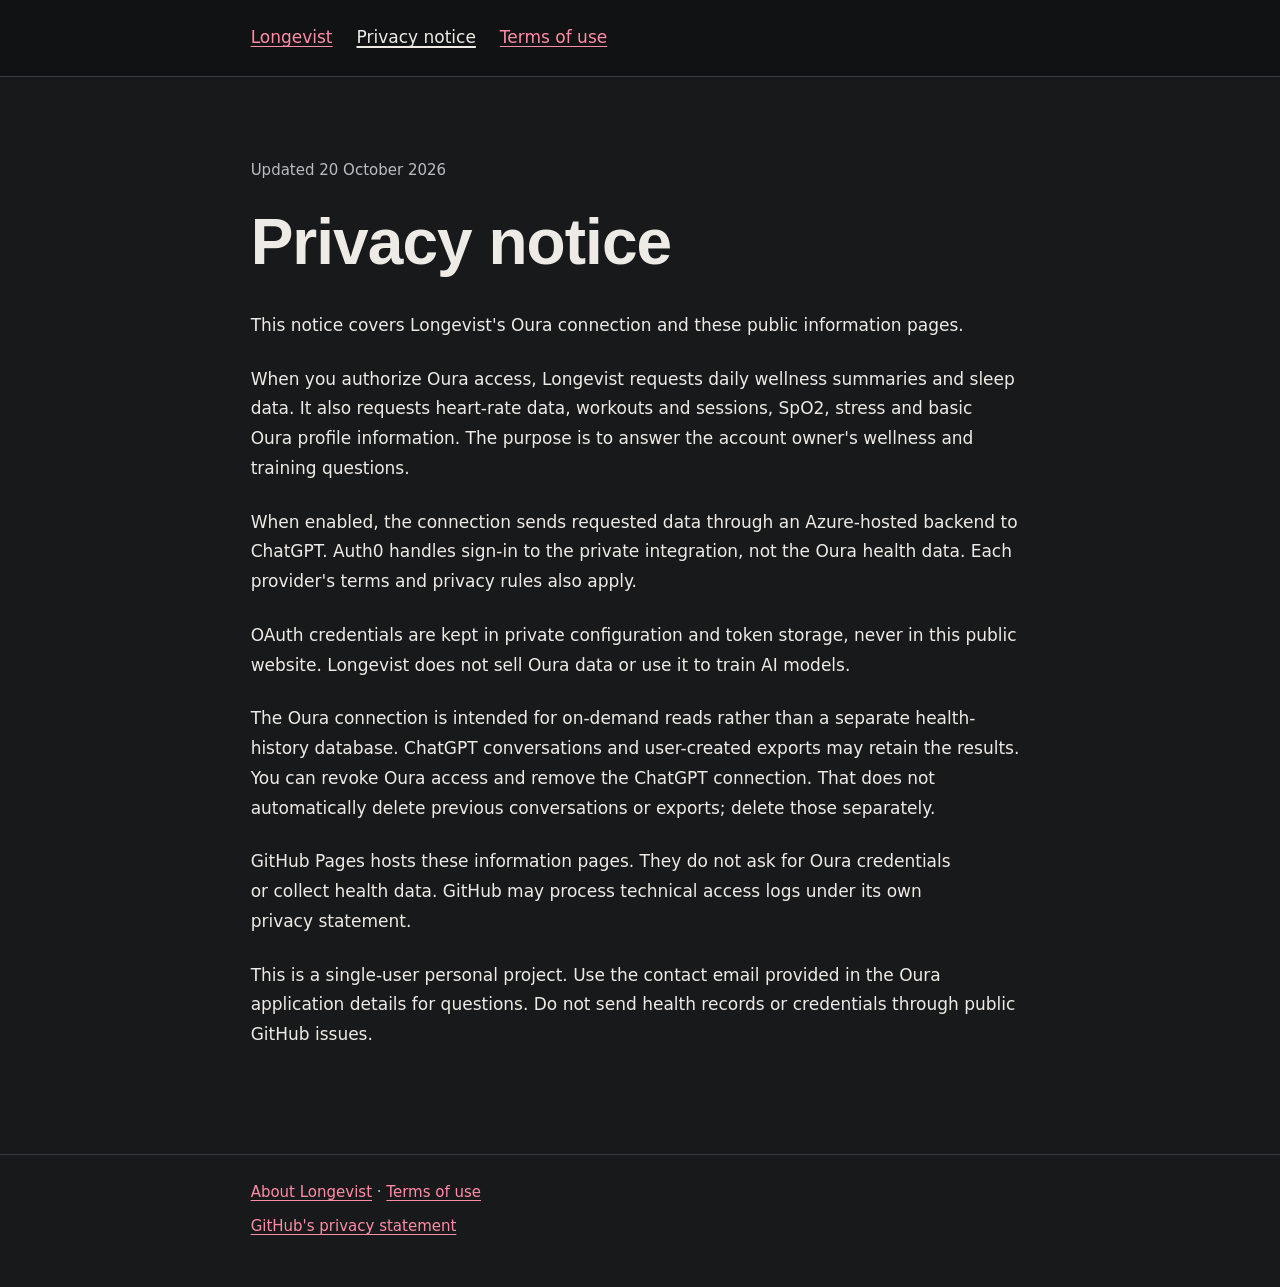
<file: longevist/privacy.html>
<!doctype html>
<html lang="en">
<head>
  <meta charset="utf-8">
  <meta name="viewport" content="width=device-width, initial-scale=1">
  <meta name="description" content="Privacy notice for the private Longevist Oura connection and its public information pages.">
  <title>Privacy notice | Longevist</title>
  <link rel="canonical" href="https://jw-sthlm.github.io/longevist/privacy.html">
  <link rel="stylesheet" href="policy.css">
</head>
<body>
  <a class="skip-link" href="#main">Skip to content</a>
  <header>
    <nav class="shell" aria-label="Longevist">
      <a href="./">Longevist</a>
      <a href="privacy.html" aria-current="page">Privacy notice</a>
      <a href="terms.html">Terms of use</a>
    </nav>
  </header>
  <main class="shell" id="main">
    <p class="updated">Updated <time datetime="2026-10-20">20 October 2026</time></p>
    <h1>Privacy notice</h1>
    <p>This notice covers Longevist's Oura connection and these public information pages.</p>
    <p>When you authorize Oura access, Longevist requests daily wellness summaries and sleep data. It also requests heart-rate data, workouts and sessions, SpO2, stress and basic Oura profile information. The purpose is to answer the account owner's wellness and training questions.</p>
    <p>When enabled, the connection sends requested data through an Azure-hosted backend to ChatGPT. Auth0 handles sign-in to the private integration, not the Oura health data. Each provider's terms and privacy rules also apply.</p>
    <p>OAuth credentials are kept in private configuration and token storage, never in this public website. Longevist does not sell Oura data or use it to train AI models.</p>
    <p>The Oura connection is intended for on-demand reads rather than a separate health-history database. ChatGPT conversations and user-created exports may retain the results. You can revoke Oura access and remove the ChatGPT connection. That does not automatically delete previous conversations or exports; delete those separately.</p>
    <p>GitHub Pages hosts these information pages. They do not ask for Oura credentials or collect health data. GitHub may process technical access logs under its own privacy statement.</p>
    <p>This is a single-user personal project. Use the contact email provided in the Oura application details for questions. Do not send health records or credentials through public GitHub issues.</p>
  </main>
  <footer>
    <div class="shell">
      <p><a href="./">About Longevist</a> &middot; <a href="terms.html">Terms of use</a></p>
      <p><a href="https://docs.github.com/en/site-policy/privacy-policies/github-general-privacy-statement">GitHub's privacy statement</a></p>
    </div>
  </footer>
</body>
</html>
</file>
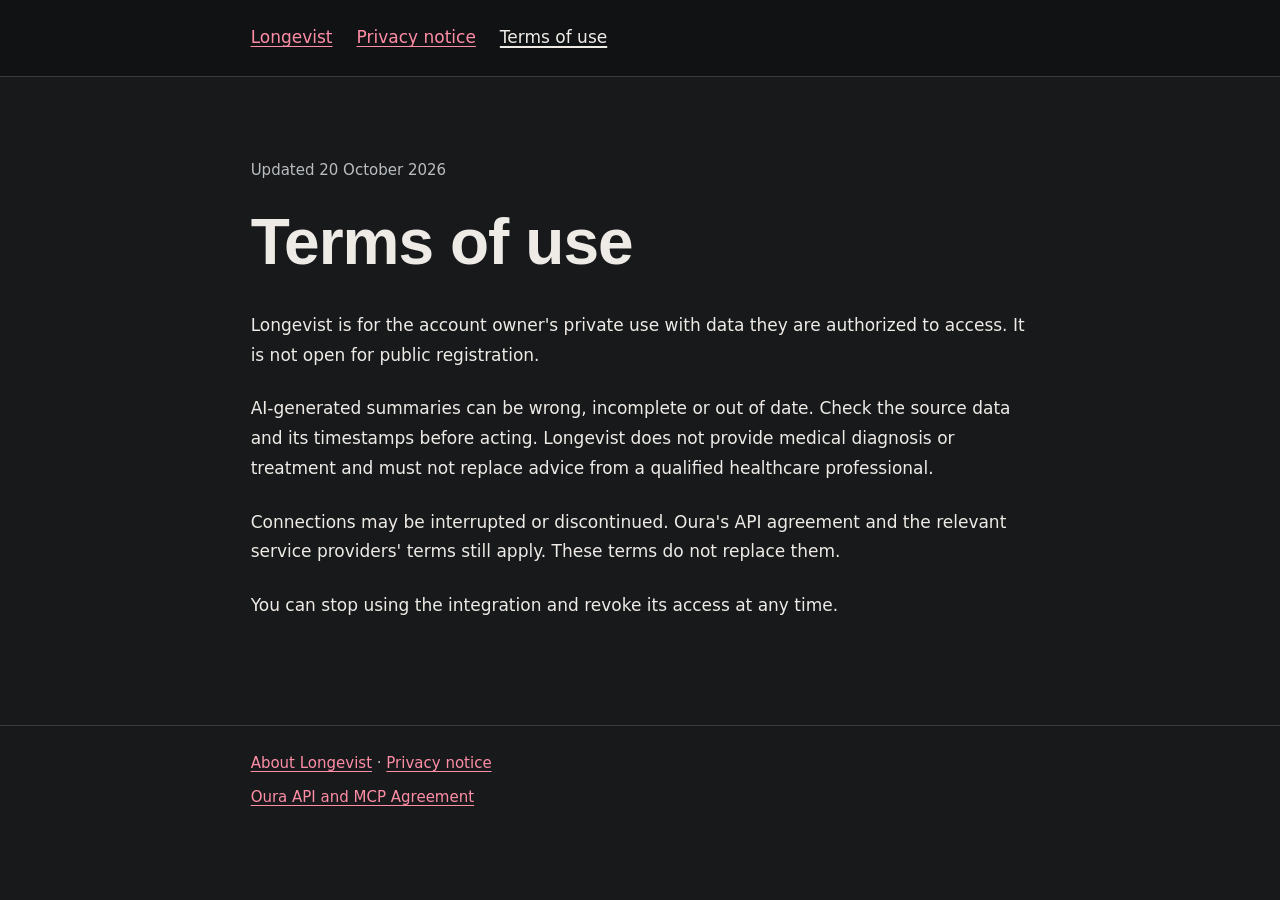
<file: longevist/terms.html>
<!doctype html>
<html lang="en">
<head>
  <meta charset="utf-8">
  <meta name="viewport" content="width=device-width, initial-scale=1">
  <meta name="description" content="Terms of use for the private Longevist wellness and training integration.">
  <title>Terms of use | Longevist</title>
  <link rel="canonical" href="https://jw-sthlm.github.io/longevist/terms.html">
  <link rel="stylesheet" href="policy.css">
</head>
<body>
  <a class="skip-link" href="#main">Skip to content</a>
  <header>
    <nav class="shell" aria-label="Longevist">
      <a href="./">Longevist</a>
      <a href="privacy.html">Privacy notice</a>
      <a href="terms.html" aria-current="page">Terms of use</a>
    </nav>
  </header>
  <main class="shell" id="main">
    <p class="updated">Updated <time datetime="2026-10-20">20 October 2026</time></p>
    <h1>Terms of use</h1>
    <p>Longevist is for the account owner's private use with data they are authorized to access. It is not open for public registration.</p>
    <p>AI-generated summaries can be wrong, incomplete or out of date. Check the source data and its timestamps before acting. Longevist does not provide medical diagnosis or treatment and must not replace advice from a qualified healthcare professional.</p>
    <p>Connections may be interrupted or discontinued. Oura's API agreement and the relevant service providers' terms still apply. These terms do not replace them.</p>
    <p>You can stop using the integration and revoke its access at any time.</p>
  </main>
  <footer>
    <div class="shell">
      <p><a href="./">About Longevist</a> &middot; <a href="privacy.html">Privacy notice</a></p>
      <p><a href="https://cloud.ouraring.com/legal/api-agreement">Oura API and MCP Agreement</a></p>
    </div>
  </footer>
</body>
</html>
</file>
<file: assets/site.css>
/* jw-sthlm.github.io shared styles. Graphite case, off-white trays, rose actions, safety-yellow status. */
:root {
  color-scheme: dark;
  --case-deep: #101214;
  --case: #17191b;
  --case-panel: #1e2123;
  --case-raised: #272b2e;
  --edge: #363b3f;
  --edge-bright: #4a5055;
  --tray: #f4f1ec;
  --tray-sunk: #e6e2da;
  --tray-edge: #cdc7bd;
  --on-case: #eeebe6;
  --on-case-muted: #adb1b3;
  --on-tray: #191b1d;
  --on-tray-muted: #53575b;
  --rose: #b11f4b;
  --rose-deep: #8d1a3c;
  --rose-strong: #e04b6d;
  --rose-bright: #ff8da6;
  --signal: #f2c230;
  --font-display: "Barlow Condensed", "Arial Narrow", "Segoe UI", sans-serif;
  --font-body: "Atkinson Hyperlegible", "Segoe UI", system-ui, sans-serif;
  --font-mono: ui-monospace, "Cascadia Code", Consolas, monospace;
  --shell: min(1180px, 100% - 2.5rem);
  --header-h: 4.25rem;
  --ease: cubic-bezier(0.22, 1, 0.36, 1);
  --z-sticky: 40;
  --z-pill: 60;
  --z-skip: 70;
}

* { box-sizing: border-box; min-width: 0; }
[hidden] { display: none !important; }
html { scroll-behavior: smooth; scroll-padding-top: calc(var(--header-h) + 1rem); }
body {
  margin: 0;
  background: var(--case);
  color: var(--on-case);
  font-family: var(--font-body);
  font-size: 1rem;
  line-height: 1.6;
  -webkit-text-size-adjust: 100%;
}
h1, h2, h3 {
  font-family: var(--font-display);
  font-weight: 700;
  line-height: 1;
  letter-spacing: -0.005em;
  margin: 0;
  text-wrap: balance;
}
p { margin: 0; text-wrap: pretty; }
img { display: block; max-width: 100%; height: auto; }
a { color: var(--rose-bright); }
a:hover { color: #ffb3c3; }
:focus-visible { outline: 3px solid var(--signal); outline-offset: 3px; }
[tabindex="-1"]:focus { outline: none; }
.shell { width: var(--shell); margin-inline: auto; }
.vh { position: absolute !important; width: 1px; height: 1px; overflow: hidden; clip: rect(0 0 0 0); white-space: nowrap; }
.sprite { position: absolute; width: 0; height: 0; overflow: hidden; }
.muted { color: var(--on-case-muted); }

.skip-link {
  position: fixed; top: .6rem; left: .6rem; z-index: var(--z-skip);
  padding: .8rem 1rem; background: var(--signal); color: var(--case-deep);
  font-weight: 700; text-decoration: none; transform: translateY(-200%);
}
.skip-link:focus { transform: none; color: var(--case-deep); }

/* Header */
.site-header { position: sticky; top: 0; z-index: var(--z-sticky); background: var(--case-deep); border-bottom: 1px solid var(--edge); }
.nav { min-height: var(--header-h); display: flex; align-items: center; justify-content: space-between; gap: .75rem 1.5rem; }
.plate {
  display: flex; align-items: center; gap: .7rem;
  padding: .4rem .85rem .4rem .5rem;
  border: 1px solid var(--edge-bright); background: var(--case-panel);
  color: var(--on-case); text-decoration: none;
}
.plate::before { content: ""; width: .8rem; height: 2.1rem; background: var(--rose); }
.plate:hover { border-color: var(--rose-bright); color: var(--on-case); }
.plate b { display: block; font-family: var(--font-display); font-size: 1.15rem; letter-spacing: .06em; text-transform: uppercase; line-height: 1.05; }
.plate i { display: block; font-style: normal; font-size: .75rem; color: var(--on-case-muted); letter-spacing: .03em; }
.nav-links { display: flex; gap: .15rem; list-style: none; margin: 0; padding: 0; }
.nav-links a {
  min-height: 44px; display: inline-flex; align-items: center; padding: 0 .8rem;
  color: var(--on-case-muted); text-decoration: none;
  font-family: var(--font-display); font-size: 1.05rem; letter-spacing: .08em; text-transform: uppercase;
  border-bottom: 2px solid transparent;
}
.nav-links a:hover { color: var(--on-case); border-bottom-color: var(--edge-bright); }
.nav-links a[aria-current="page"] { color: var(--on-case); border-bottom-color: var(--rose); }
.nav-icons { display: flex; align-items: center; gap: .1rem; margin-left: .35rem; padding-left: .45rem; border-left: 1px solid var(--edge); }
.nav-links .icon-link { width: 44px; min-height: 44px; padding: 0; justify-content: center; border-bottom: 0; color: var(--on-case-muted); }
.nav-links .icon-link svg { width: 21px; height: 21px; }
.nav-links .icon-link:hover { color: var(--on-case); }
.nav-links .icon-link.spotify:hover { color: #1ed760; }

/* Buttons and links */
.btn {
  min-height: 44px; display: inline-flex; align-items: center; gap: .55rem;
  padding: .55rem 1.05rem; border: 1px solid var(--edge-bright); background: transparent;
  color: var(--on-case); text-decoration: none; cursor: pointer;
  font-family: var(--font-display); font-size: 1.05rem; font-weight: 600; letter-spacing: .06em; text-transform: uppercase;
  transition: transform 160ms var(--ease), background-color 160ms ease, border-color 160ms ease, color 160ms ease;
}
.btn:hover { transform: translateY(-2px); border-color: var(--rose-bright); color: var(--on-case); }
.btn-primary { background: var(--rose); border-color: var(--rose); color: #fff; }
.btn-primary:hover { background: var(--rose-deep); border-color: var(--rose-deep); color: #fff; }
.btn-light { background: #fff; border-color: #fff; color: var(--rose-deep); }
.btn-light:hover { background: var(--tray); border-color: var(--tray); color: var(--rose-deep); }
.btn-on-rose { border-color: rgba(255, 255, 255, .75); color: #fff; }
.btn-on-rose:hover { background: #fff; border-color: #fff; color: var(--rose-deep); }
.btn svg { width: 1.05em; height: 1.05em; flex: none; }
.btn .size { font-family: var(--font-body); font-size: .8rem; font-weight: 400; letter-spacing: 0; text-transform: none; opacity: .85; }
.tray .btn { color: var(--on-tray); border-color: var(--tray-edge); }
.tray .btn:hover { border-color: var(--rose); color: var(--on-tray); }
.tray .btn-primary, .tray .btn-primary:hover { color: #fff; }
.tray .btn-primary { border-color: var(--rose); }
.text-link {
  display: inline-flex; align-items: center; gap: .35rem; min-height: 44px;
  font-weight: 700; text-decoration: underline; text-decoration-thickness: 1px; text-underline-offset: .22em;
}
.actions { display: flex; flex-wrap: wrap; align-items: center; gap: .6rem .75rem; }


/* Home hero */
.hero { padding: clamp(3rem, 7vw, 6.25rem) 0 clamp(3rem, 6vw, 5rem); }
.hero-grid { display: grid; grid-template-columns: minmax(0, 1.5fr) minmax(0, .6fr); gap: clamp(2rem, 5vw, 5rem); align-items: end; }
.hero h1 { font-size: clamp(2.6rem, 5.6vw, 4.7rem); line-height: .95; }
.hero h1 span { color: var(--rose-bright); white-space: nowrap; }
.hero .lede { margin-top: 1.5rem; font-size: clamp(1.08rem, 1.5vw, 1.28rem); max-width: 58ch; }
.hero .actions { margin-top: 2rem; }
.portrait { margin: 0; justify-self: end; width: min(100%, 310px); }
.portrait img { width: 100%; aspect-ratio: 4 / 5; object-fit: cover; object-position: 50% 18%; border: 1px solid var(--edge-bright); }
.portrait figcaption { margin-top: .6rem; font-size: .95rem; color: var(--on-case-muted); }
.hero h1, .hero .lede, .hero .actions, .portrait { animation: rise 760ms var(--ease) both; }
.hero .lede { animation-delay: 80ms; }
.hero .actions { animation-delay: 160ms; }
.portrait { animation-delay: 120ms; }
@keyframes rise { from { opacity: .25; transform: translateY(16px); } to { opacity: 1; transform: none; } }

/* Sections */
.section { padding: clamp(3.5rem, 7vw, 6rem) 0; }
.section + .section { border-top: 1px solid var(--edge); }
.section-head { display: flex; flex-wrap: wrap; justify-content: space-between; align-items: end; gap: 1rem 2.5rem; margin-bottom: clamp(1.75rem, 3vw, 2.5rem); }
.section-head h2 { font-size: clamp(2.3rem, 4.6vw, 3.6rem); }
.section-head p { max-width: 62ch; margin-top: .8rem; font-size: 1.08rem; }
.tray { background: var(--tray); color: var(--on-tray); }
.tray a { color: var(--rose-deep); }
.tray a:hover { color: var(--rose); }
.tray .muted { color: var(--on-tray-muted); }

/* Keynote feature on the tray */
.kn-feature { display: grid; grid-template-columns: minmax(0, 1.3fr) minmax(0, 1fr); gap: clamp(1.5rem, 4vw, 3.5rem); align-items: center; }
.kn-feature .thumb { display: block; overflow: hidden; border: 1px solid var(--tray-edge); box-shadow: 0 24px 44px -26px rgba(16, 18, 20, .65); }
.kn-feature .thumb img { width: 100%; aspect-ratio: 16 / 9; object-fit: cover; transition: transform 420ms var(--ease); }
.kn-feature .thumb:hover img { transform: scale(1.02); }
.kn-meta { display: flex; flex-wrap: wrap; gap: .15rem .55rem; font-size: .95rem; color: var(--on-tray-muted); }
.kn-meta strong { color: var(--rose-deep); }
.kn-feature h3 { font-size: clamp(2.1rem, 3.8vw, 3.1rem); margin-top: .55rem; }
.kn-feature .tagline { margin-top: .45rem; font-family: var(--font-display); font-size: 1.4rem; font-weight: 600; color: var(--rose-deep); }
.kn-feature .body { margin-top: .75rem; max-width: 46ch; }
.kn-feature .actions { margin-top: 1.4rem; }
.chips { display: flex; flex-wrap: wrap; gap: .45rem; list-style: none; margin: 1.1rem 0 0; padding: 0; }
.chip { display: inline-flex; align-items: center; gap: .4rem; padding: .18rem .65rem; border: 1px solid var(--tray-edge); border-radius: 999px; font-size: .88rem; background: rgba(255, 255, 255, .55); }
.chip svg { width: .95em; height: .95em; }
.kn-earlier { margin-top: clamp(2.5rem, 5vw, 3.5rem); padding-top: 1.5rem; border-top: 1px solid var(--tray-edge); }
.kn-earlier h3 { font-size: 1.55rem; margin-bottom: 1.1rem; }
.talk-strip { display: grid; grid-template-columns: repeat(3, minmax(0, 1fr)); gap: 1.5rem; list-style: none; margin: 0; padding: 0; }
.tray .talk-mini { display: grid; gap: .65rem; text-decoration: none; color: var(--on-tray); }
.talk-mini img { width: 100%; aspect-ratio: 16 / 9; object-fit: cover; border: 1px solid var(--tray-edge); }
.talk-mini .tm { display: grid; gap: .25rem; }
.talk-mini b { font-family: var(--font-display); font-size: 1.3rem; line-height: 1.05; }
.talk-mini:hover b { text-decoration: underline; text-underline-offset: .15em; }
.talk-mini .muted { font-size: .9rem; }

/* Demos on the case */
.steps { list-style: none; margin: 0 0 clamp(2rem, 4vw, 2.75rem); padding: 0; display: grid; grid-template-columns: repeat(3, minmax(0, 1fr)); border: 1px solid var(--edge); background: var(--case-deep); }
.steps li { padding: 1.2rem 1.35rem 1.35rem; display: grid; grid-template-columns: auto minmax(0, 1fr); gap: .15rem 1rem; align-items: baseline; }
.steps li + li { border-left: 1px solid var(--edge); }
.step-n { grid-row: span 2; font-family: var(--font-display); font-weight: 700; font-size: 2.6rem; line-height: 1; color: var(--rose-bright); }
.steps b { font-family: var(--font-display); font-size: 1.4rem; }
.steps p { color: var(--on-case-muted); font-size: .96rem; }
.cmd { font-family: var(--font-mono); font-size: .84rem; white-space: nowrap; background: var(--case-deep); border: 1px solid var(--edge); padding: .08rem .42rem; border-radius: 3px; color: var(--on-case); }
.steps .cmd { background: var(--case-panel); }

.demo-feature { display: grid; grid-template-columns: minmax(0, 1.55fr) minmax(0, 1fr); gap: 1.25rem; }
.demo-feature .big { grid-row: span 2; }
.demo-card { display: flex; flex-direction: column; background: var(--case-panel); border: 1px solid var(--edge); transition: border-color 160ms ease; }
.demo-card:hover { border-color: var(--edge-bright); }
.demo-card .preview { display: block; background: #141618; border-bottom: 1px solid var(--edge); aspect-ratio: 64 / 30; overflow: hidden; }
.demo-card .preview svg { display: block; width: 100%; height: 100%; }
.demo-card .preview img { width: 100%; height: 100%; object-fit: cover; object-position: top; }
.demo-card .body { padding: 1.2rem 1.35rem 1.35rem; display: flex; flex-direction: column; gap: .7rem; flex: 1; }
.demo-card h3 { font-size: clamp(1.65rem, 2.4vw, 2.05rem); }
.demo-card.big h3 { font-size: clamp(2rem, 3vw, 2.6rem); }
.demo-card .actions { margin-top: auto; padding-top: .35rem; }
.demo-card.big .preview { aspect-ratio: 64 / 32; }
.demo-card .preview.shot { aspect-ratio: 1440 / 846; }
.card-foot { margin-top: auto; display: grid; gap: .8rem; padding-top: .35rem; }
.card-foot .actions { margin-top: 0; padding-top: 0; }
.badge { display: inline-flex; align-items: center; gap: .45rem; width: fit-content; font-size: .86rem; font-weight: 700; color: var(--on-case); }
.badge::before { content: ""; width: .55rem; height: .55rem; border-radius: 50%; background: var(--signal); flex: none; }
.stack { display: flex; flex-wrap: wrap; gap: .4rem; list-style: none; margin: 0; padding: 0; }
.stack li { font-size: .82rem; padding: .12rem .55rem; border: 1px solid var(--edge-bright); border-radius: 999px; color: var(--on-case-muted); }

.programmes { list-style: none; margin: 0; padding: 0; border-top: 1px solid var(--edge); }
.programme { display: grid; grid-template-columns: minmax(0, 1.05fr) minmax(0, 2fr) minmax(0, .95fr) minmax(0, auto); gap: .35rem 1.75rem; align-items: center; padding: .9rem 0; border-bottom: 1px solid var(--edge); }
.programme b { font-family: var(--font-display); font-size: 1.4rem; line-height: 1.05; }
.programme p { color: var(--on-case-muted); }
.programme .access { font-size: .9rem; color: var(--on-case-muted); }

.band { background: var(--rose); color: #fff; }
.band-grid { display: grid; grid-template-columns: auto minmax(0, 1fr) auto; gap: 1.25rem 2.25rem; align-items: center; padding: clamp(2.25rem, 5vw, 3.5rem) 0; }
.band img { width: 104px; height: 104px; border-radius: 50%; object-fit: cover; object-position: 50% 16%; border: 3px solid rgba(255, 255, 255, .9); }
.band h2 { font-size: clamp(2rem, 4vw, 3rem); }
.band p { margin-top: .35rem; font-size: 1.1rem; }

.site-footer { background: var(--case-deep); border-top: 1px solid var(--edge); padding: 2.5rem 0 5.5rem; font-size: .92rem; color: var(--on-case-muted); }
.footer-grid { display: flex; flex-wrap: wrap; justify-content: space-between; gap: 1rem 2.5rem; }
.footer-grid p + p { margin-top: .4rem; max-width: 70ch; }
.footer-links { display: flex; flex-wrap: wrap; gap: .25rem 1.25rem; list-style: none; margin: 0; padding: 0; }
.footer-links a { display: inline-flex; min-height: 44px; align-items: center; }

/* Sub page heroes */
.page-hero { padding: clamp(2.75rem, 6vw, 4.5rem) 0 clamp(1.75rem, 4vw, 2.75rem); border-bottom: 1px solid var(--edge); }
.page-hero h1 { font-size: clamp(2.75rem, 6vw, 4.8rem); }
.page-hero .lede { margin-top: 1rem; font-size: clamp(1.05rem, 1.5vw, 1.25rem); max-width: 64ch; }
.toolbar { display: flex; flex-wrap: wrap; align-items: center; justify-content: space-between; gap: 1rem; margin-top: 2rem; }
.filters { display: flex; flex-wrap: wrap; gap: .5rem; }
.filter {
  min-height: 44px; padding: 0 1.05rem; border: 1px solid var(--edge-bright); border-radius: 999px;
  background: transparent; color: var(--on-case); cursor: pointer;
  font-family: var(--font-display); font-size: 1.02rem; letter-spacing: .05em; text-transform: uppercase;
}
.filter:hover { border-color: var(--rose-bright); }
.filter[aria-pressed="true"] { background: var(--on-case); border-color: var(--on-case); color: var(--case-deep); }
.count { font-size: .92rem; color: var(--on-case-muted); }

/* Keynotes page */
.talk-list { list-style: none; margin: 0; padding: 0; }
.talk { display: grid; grid-template-columns: minmax(0, 350px) minmax(0, 1fr); gap: clamp(1.25rem, 3vw, 2.75rem); padding: clamp(1.75rem, 3vw, 2.5rem) 0; border-bottom: 1px solid var(--edge); }
.talk .thumb img { width: 100%; aspect-ratio: 16 / 9; object-fit: cover; border: 1px solid var(--edge); }
.talk-meta { display: flex; flex-wrap: wrap; align-items: center; gap: .3rem .85rem; font-size: .93rem; color: var(--on-case-muted); }
.lang { display: inline-flex; padding: 0 .55rem; border: 1px solid var(--edge-bright); border-radius: 999px; font-size: .8rem; color: var(--on-case); }
.talk h2 { font-size: clamp(1.75rem, 2.8vw, 2.35rem); margin-top: .5rem; }
.talk .premise { margin-top: .6rem; max-width: 64ch; }
.talk .actions { margin-top: 1.1rem; }
.no-pdf { display: inline-flex; align-items: center; min-height: 44px; font-size: .9rem; color: var(--on-case-muted); }
.deliveries { list-style: none; margin: 1.1rem 0 0; padding: 0; border-top: 1px solid var(--edge); }
.delivery { display: grid; gap: .45rem; padding: .85rem 0; border-bottom: 1px solid var(--edge); }
.delivery b { font-family: var(--font-display); font-size: 1.25rem; }

/* Demos page */
.notice { display: grid; grid-template-columns: auto minmax(0, 1fr); gap: .3rem 1rem; max-width: 880px; margin-top: 1.75rem; padding: 1.05rem 1.25rem; border: 1px solid var(--edge-bright); background: var(--case-panel); }
.notice .icon { width: 1.9rem; height: 1.9rem; border-radius: 50%; background: var(--signal); color: var(--case-deep); display: grid; place-items: center; font-family: var(--font-display); font-weight: 700; font-size: 1.2rem; }
.notice b { display: block; font-family: var(--font-display); font-size: 1.3rem; }
.notice p { color: var(--on-case-muted); }
.group { padding-top: clamp(2.5rem, 5vw, 3.5rem); }
.group-head { display: flex; flex-wrap: wrap; align-items: baseline; justify-content: space-between; gap: .4rem 2rem; margin-bottom: 1.25rem; padding-bottom: .8rem; border-bottom: 1px solid var(--edge); }
.group-head h2 { font-size: clamp(1.9rem, 3.4vw, 2.6rem); }
.group-head p { color: var(--on-case-muted); max-width: 60ch; }
.legend { display: grid; grid-template-columns: repeat(auto-fit, minmax(230px, 1fr)); gap: .6rem 1.5rem; list-style: none; margin: 0; padding: 0; font-size: .93rem; color: var(--on-case-muted); }
.legend .badge { margin-right: .35rem; }
.demo-pair { display: grid; grid-template-columns: repeat(2, minmax(0, 1fr)); gap: 1.25rem; }
details.more { border-top: 1px solid var(--edge); }
details.more summary { display: flex; align-items: center; gap: .5rem; min-height: 44px; cursor: pointer; font-weight: 700; list-style: none; }
details.more summary::-webkit-details-marker { display: none; }
details.more summary::before { content: "+"; width: 1rem; font-family: var(--font-display); font-size: 1.35rem; color: var(--rose-bright); }
details.more[open] summary::before { content: "\2212"; }
details.more dl { display: grid; grid-template-columns: auto minmax(0, 1fr); gap: .35rem 1rem; margin: 0 0 .5rem; font-size: .95rem; }
details.more dt { font-weight: 700; }
details.more dd { margin: 0; color: var(--on-case-muted); }
.tools { list-style: none; margin: 0; padding: 0; }
.tool { display: grid; grid-template-columns: minmax(0, 1fr) auto; gap: .6rem 2rem; align-items: center; padding: 1.05rem 0; border-bottom: 1px solid var(--edge); }
.tool.with-thumb { grid-template-columns: 190px minmax(0, 1fr) auto; }
.tool .mini-thumb img { width: 100%; aspect-ratio: 16 / 10; object-fit: cover; object-position: top; border: 1px solid var(--edge); }
.tool h3 { font-size: 1.55rem; }
.tool p { color: var(--on-case-muted); max-width: 68ch; margin-top: .3rem; }
.tool .stack { margin-top: .6rem; }
.tool .title-row { display: flex; flex-wrap: wrap; align-items: baseline; gap: .3rem 1rem; }
details.field { margin-top: clamp(2.5rem, 5vw, 3.5rem); border: 1px solid var(--edge); background: var(--case-panel); }
details.field summary { display: flex; align-items: center; justify-content: space-between; gap: 1rem; min-height: 56px; padding: .8rem 1.25rem; cursor: pointer; list-style: none; font-family: var(--font-display); font-size: 1.5rem; font-weight: 700; }
details.field summary::-webkit-details-marker { display: none; }
details.field summary::after { content: "+"; color: var(--rose-bright); }
details.field[open] summary::after { content: "\2212"; }
.field-grid { display: grid; grid-template-columns: repeat(auto-fit, minmax(240px, 1fr)); gap: 1.25rem 2rem; padding: 0 1.25rem 1.4rem; }
.field-grid h3 { font-size: 1.25rem; margin-bottom: .35rem; }
.field-grid p { color: var(--on-case-muted); font-size: .95rem; }

/* Speaker page */
.speaker-grid {
  display: grid; grid-template-columns: minmax(0, 1.35fr) minmax(0, 1fr);
  grid-template-areas: "bios aside" "topics aside" "exp aside";
  grid-template-rows: auto auto 1fr;
  gap: clamp(2.5rem, 5vw, 3.5rem) clamp(2rem, 4vw, 3.5rem); align-items: start;
  padding: clamp(2rem, 4vw, 2.75rem) 0 clamp(3rem, 6vw, 4.5rem);
}
.sp-bios { grid-area: bios; }
.sp-topics { grid-area: topics; }
.sp-exp { grid-area: exp; }
.speaker-aside { grid-area: aside; display: grid; gap: clamp(2.5rem, 5vw, 3.5rem); align-content: start; }
.sub-title { font-size: clamp(1.7rem, 2.6vw, 2.1rem); margin-bottom: 1rem; }
.tabs { display: flex; gap: .25rem; border-bottom: 1px solid var(--edge); margin-bottom: 1.25rem; }
.tab {
  min-height: 44px; padding: 0 1.1rem; margin-bottom: -1px; cursor: pointer;
  background: none; border: 0; border-bottom: 3px solid transparent; color: var(--on-case-muted);
  font-family: var(--font-display); font-size: 1.1rem; letter-spacing: .06em; text-transform: uppercase;
}
.tab:hover { color: var(--on-case); }
.tab[aria-selected="true"] { color: var(--on-case); border-bottom-color: var(--rose); }
.bio { background: var(--tray); color: var(--on-tray); border: 1px solid var(--tray-edge); padding: clamp(1.2rem, 2.5vw, 1.7rem); }
.bio + .bio { margin-top: 1rem; }
.bio-head { display: flex; flex-wrap: wrap; align-items: center; justify-content: space-between; gap: .5rem 1rem; margin-bottom: .8rem; }
.bio-head h3 { font-size: 1.6rem; }
.bio-head .words { margin-left: .5rem; font-family: var(--font-body); font-size: .88rem; font-weight: 400; color: var(--on-tray-muted); }
.bio-text p { font-size: 1.06rem; max-width: 66ch; }
.bio-text p + p { margin-top: .8rem; }
.bio .btn { color: var(--on-tray); border-color: var(--tray-edge); }
.bio .btn:hover { border-color: var(--rose); color: var(--on-tray); }
.bio .btn.done { background: var(--on-tray); border-color: var(--on-tray); color: var(--tray); }
.shots { display: grid; grid-template-columns: repeat(2, minmax(0, 1fr)); gap: 1rem; }
.shot { margin: 0; display: grid; gap: .45rem; align-content: start; }
.shot.main { grid-column: 1 / -1; }
.shot img { width: 100%; object-fit: cover; border: 1px solid var(--edge-bright); }
.shot.main img { aspect-ratio: 4 / 5; object-position: 50% 15%; max-height: 520px; }
.shot.square img { aspect-ratio: 1; }
.shot-empty { aspect-ratio: 1; display: grid; place-items: center; padding: 1rem; text-align: center; border: 1px dashed var(--edge-bright); color: var(--on-case-muted); font-size: .9rem; }
.shot figcaption { display: grid; grid-template-columns: minmax(0, 1fr) auto; align-items: baseline; gap: 0 .75rem; font-size: .88rem; color: var(--on-case-muted); }
.shot figcaption b { font-family: var(--font-display); font-size: 1.15rem; font-weight: 600; color: var(--on-case); }
.shot figcaption .text-link { grid-column: 1 / -1; width: fit-content; min-height: 36px; }
.fine { margin-top: .9rem; font-size: .9rem; color: var(--on-case-muted); }
.topics { list-style: none; margin: 0; padding: 0; border-top: 1px solid var(--edge); }
.topic { display: grid; grid-template-columns: minmax(0, 1fr) auto; gap: .3rem 1.5rem; align-items: center; padding: 1rem 0; border-bottom: 1px solid var(--edge); }
.topic b { font-family: var(--font-display); font-size: 1.45rem; }
.topic p { color: var(--on-case-muted); font-size: .97rem; }
.facts { margin: 0; }
.facts dt { font-family: var(--font-display); font-size: 1.2rem; font-weight: 700; }
.facts dt + dd { margin: .15rem 0 .9rem; color: var(--on-case-muted); }
.invite { display: grid; gap: .7rem; margin-top: 1.25rem; padding: clamp(1.4rem, 3vw, 2rem); background: var(--rose); color: #fff; }
.invite h2 { font-size: clamp(1.8rem, 3vw, 2.4rem); }

/* Wide demo row */
.demo-wide { display: grid; grid-template-columns: minmax(0, 1.25fr) minmax(0, 1fr); background: var(--case-panel); border: 1px solid var(--edge); }
.demo-wide + .demo-wide { margin-top: 1.25rem; }
.demo-wide .preview { background: #141618; border-right: 1px solid var(--edge); }
.demo-wide .preview img { width: 100%; height: 100%; object-fit: cover; object-position: top left; }
.demo-wide .body { display: flex; flex-direction: column; gap: .75rem; padding: 1.4rem 1.5rem 1.5rem; }
.demo-wide h3 { font-size: clamp(2rem, 3vw, 2.6rem); }
.source-note { display: inline-flex; align-items: center; min-height: 44px; font-size: .9rem; color: var(--on-case-muted); }

/* Podcast */
.pod-grid { display: grid; grid-template-columns: minmax(0, .72fr) minmax(0, 1.28fr); gap: clamp(1.75rem, 4vw, 3.5rem); align-items: center; }
.pod-tile { margin: 0; box-shadow: 0 24px 44px -26px rgba(16, 18, 20, .65); }
.pod-tile svg { display: block; width: 100%; height: auto; aspect-ratio: 1; }
.pod-grid h2 { font-size: clamp(2.3rem, 4.6vw, 3.6rem); }
.pod-grid .lede { margin-top: .8rem; font-size: 1.1rem; max-width: 56ch; }
.tray .episode { display: block; max-width: 560px; margin-top: 1.4rem; padding: 1rem 1.15rem; border: 1px solid var(--tray-edge); background: rgba(255, 255, 255, .6); color: var(--on-tray); text-decoration: none; }
.tray .episode:hover { border-color: var(--rose); color: var(--on-tray); }
.episode small { display: block; font-size: .85rem; color: var(--on-tray-muted); }
.episode b { display: block; margin-top: .2rem; font-family: var(--font-display); font-size: 1.35rem; line-height: 1.1; }
.pod-grid .actions { margin-top: 1.4rem; }

/* Experience */
.experience { list-style: none; margin: 0; padding: 0; border-top: 1px solid var(--edge); }
.role { display: grid; grid-template-columns: 46px minmax(0, 1fr); gap: .95rem; align-items: start; padding: .8rem 0; border-bottom: 1px solid var(--edge); }
.mono { width: 46px; height: 46px; display: grid; place-items: center; background: var(--case-raised); border: 1px solid var(--edge-bright); font-family: var(--font-display); font-size: .95rem; font-weight: 700; letter-spacing: .02em; color: var(--on-case); }
.role.now .mono { background: var(--rose); border-color: var(--rose); color: #fff; }
.role b { display: block; font-family: var(--font-display); font-size: 1.2rem; line-height: 1.12; }
.role div > span { display: block; }
.role .when { font-size: .9rem; color: var(--on-case-muted); }
.exp-more { margin-top: .5rem; }

@media (max-width: 960px) {
  .pod-grid, .demo-wide { grid-template-columns: minmax(0, 1fr); }
  .pod-tile { max-width: 280px; }
  .demo-wide .preview { border-right: 0; border-bottom: 1px solid var(--edge); }
}

@media (max-width: 960px) {
  .hero-grid, .kn-feature, .demo-feature { grid-template-columns: minmax(0, 1fr); }
  .demo-feature .big { grid-row: auto; }
  .portrait { justify-self: start; width: min(62%, 240px); }
  .programme { grid-template-columns: minmax(0, 1fr) auto; }
  .programme p { grid-column: 1 / -1; }
  .speaker-grid { grid-template-columns: minmax(0, 1fr); grid-template-areas: "bios" "aside" "topics" "exp"; grid-template-rows: auto; }
}
@media (max-width: 960px) and (min-width: 561px) {
  .shots { grid-template-columns: repeat(3, minmax(0, 1fr)); }
  .shot.main { grid-column: auto; }
  .shot.main img, .shot.square img { aspect-ratio: 4 / 5; max-height: none; }
}
@media (max-width: 560px) {
  .shot figcaption { grid-template-columns: minmax(0, 1fr); }
}
@media (max-width: 820px) {
  .talk, .tool, .tool.with-thumb { grid-template-columns: minmax(0, 1fr); }
  .demo-pair { grid-template-columns: minmax(0, 1fr); }
  .tool .mini-thumb { max-width: 320px; }
}
@media (max-width: 760px) {
  .nav { flex-wrap: wrap; padding: .55rem 0; }
  .nav-links { width: 100%; justify-content: space-between; }
  .nav-links a { padding: 0 .3rem; font-size: .98rem; letter-spacing: .04em; }
  .steps { grid-template-columns: minmax(0, 1fr); }
  .steps li + li { border-left: 0; border-top: 1px solid var(--edge); }
  .talk-strip { grid-template-columns: minmax(0, 1fr); }
  .tray .talk-mini { grid-template-columns: 120px minmax(0, 1fr); align-items: start; gap: .9rem; }
  .band-grid { grid-template-columns: auto minmax(0, 1fr); }
  .band .btn { grid-column: 1 / -1; justify-self: start; }
  .band img { width: 76px; height: 76px; }
  .topic { grid-template-columns: minmax(0, 1fr); }
}
@media (prefers-reduced-motion: reduce) {
  html { scroll-behavior: auto; }
  *, *::before, *::after { animation: none !important; transition: none !important; }
  .btn:hover { transform: none; }
}
</file>
<file: longevist/policy.css>
:root {
  color-scheme: dark;
  --case: #17191b;
  --case-deep: #101214;
  --edge: #363b3f;
  --ink: #eeebe6;
  --muted: #b9bdc0;
  --rose: #ff8da6;
  --signal: #f2c230;
}

* { box-sizing: border-box; }

body {
  margin: 0;
  background: var(--case);
  color: var(--ink);
  font-family: "Atkinson Hyperlegible", "Segoe UI", system-ui, sans-serif;
  font-size: 1.0625rem;
  line-height: 1.75;
  -webkit-text-size-adjust: 100%;
}

a { color: var(--rose); overflow-wrap: anywhere; text-underline-offset: .2em; }
a:hover { color: #ffb3c3; }
:focus-visible { outline: 3px solid var(--signal); outline-offset: 4px; }
.shell { width: min(72ch, calc(100% - 2.5rem)); margin-inline: auto; }

.skip-link {
  position: absolute;
  left: 1rem;
  top: -6rem;
  padding: .65rem 1rem;
  background: var(--signal);
  color: var(--case-deep);
}

.skip-link:focus { top: 1rem; }
header { background: var(--case-deep); border-bottom: 1px solid var(--edge); }
nav { display: flex; flex-wrap: wrap; gap: .25rem 1.5rem; padding-block: 1rem; }
nav a { display: inline-flex; align-items: center; min-height: 44px; }
nav a[aria-current="page"] { color: var(--ink); text-decoration-thickness: 2px; }
main { padding-block: clamp(2.5rem, 7vw, 5rem); }

h1 {
  margin: .5rem 0 2rem;
  font-family: "Barlow Condensed", "Arial Narrow", "Segoe UI", sans-serif;
  font-size: clamp(2.25rem, 7vw, 4rem);
  line-height: 1.12;
  letter-spacing: -.015em;
  text-wrap: balance;
}

p { margin: 0 0 1.5rem; text-wrap: pretty; }
.updated { color: var(--muted); font-size: .9375rem; }
footer { border-top: 1px solid var(--edge); padding-block: 1.5rem 2.5rem; }
footer p { margin: 0 0 .5rem; color: var(--muted); font-size: .9375rem; }

@media print {
  :root { color-scheme: light; }
  body, header { background: white; color: black; }
  a, nav a[aria-current="page"], .updated, footer p { color: black; }
  .skip-link { display: none; }
}
</file>
